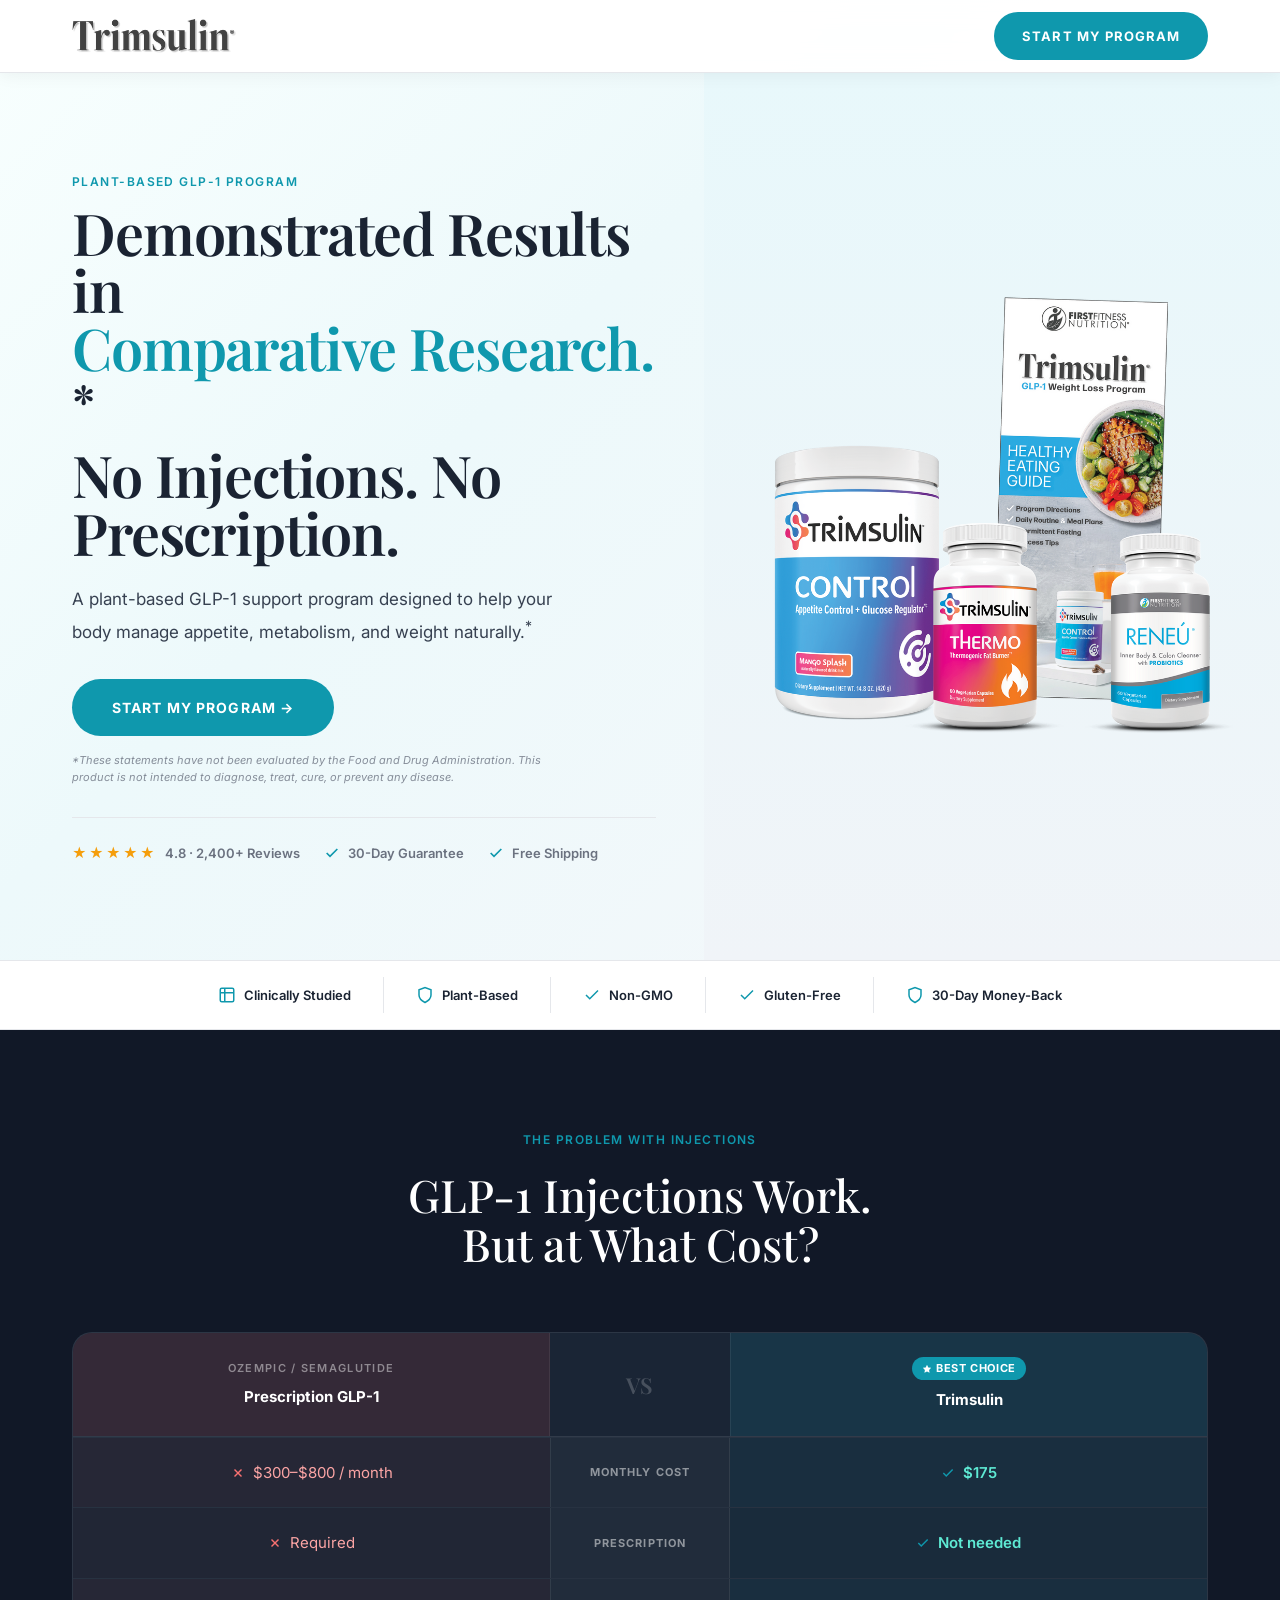
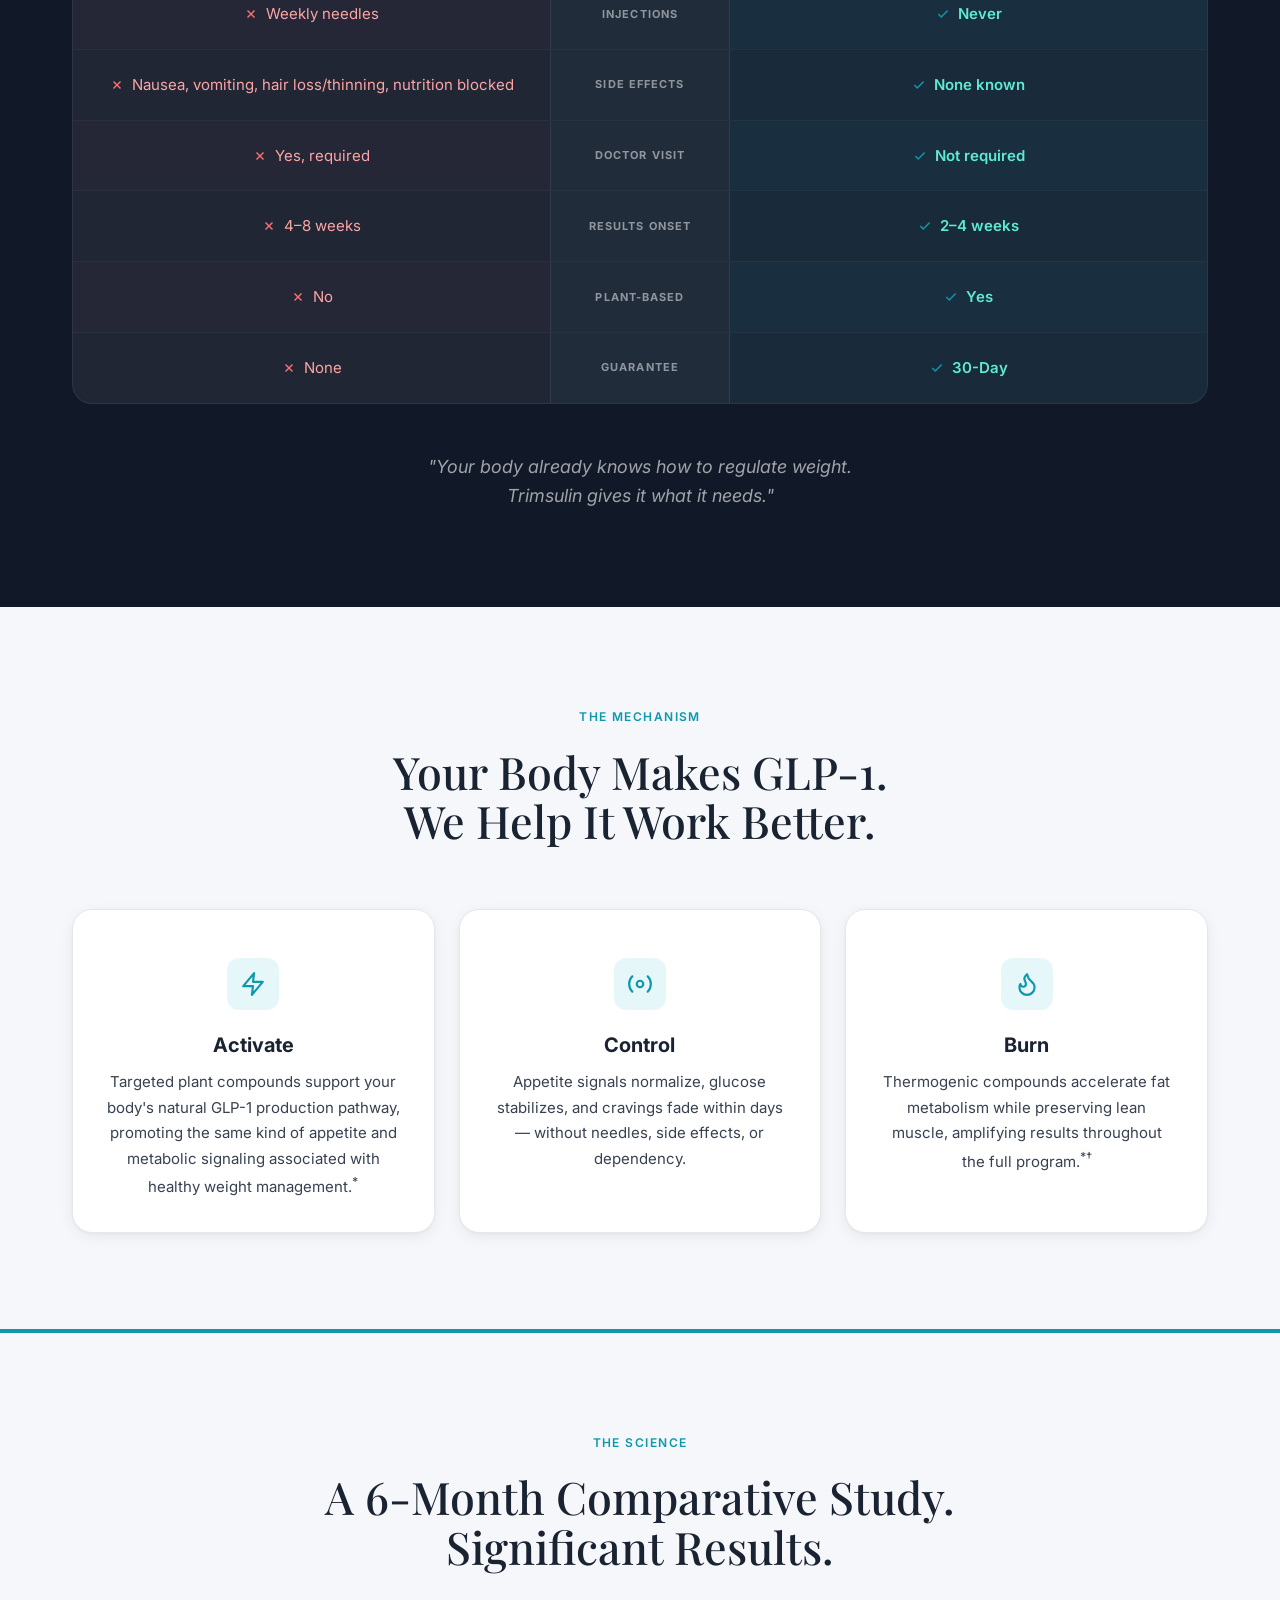
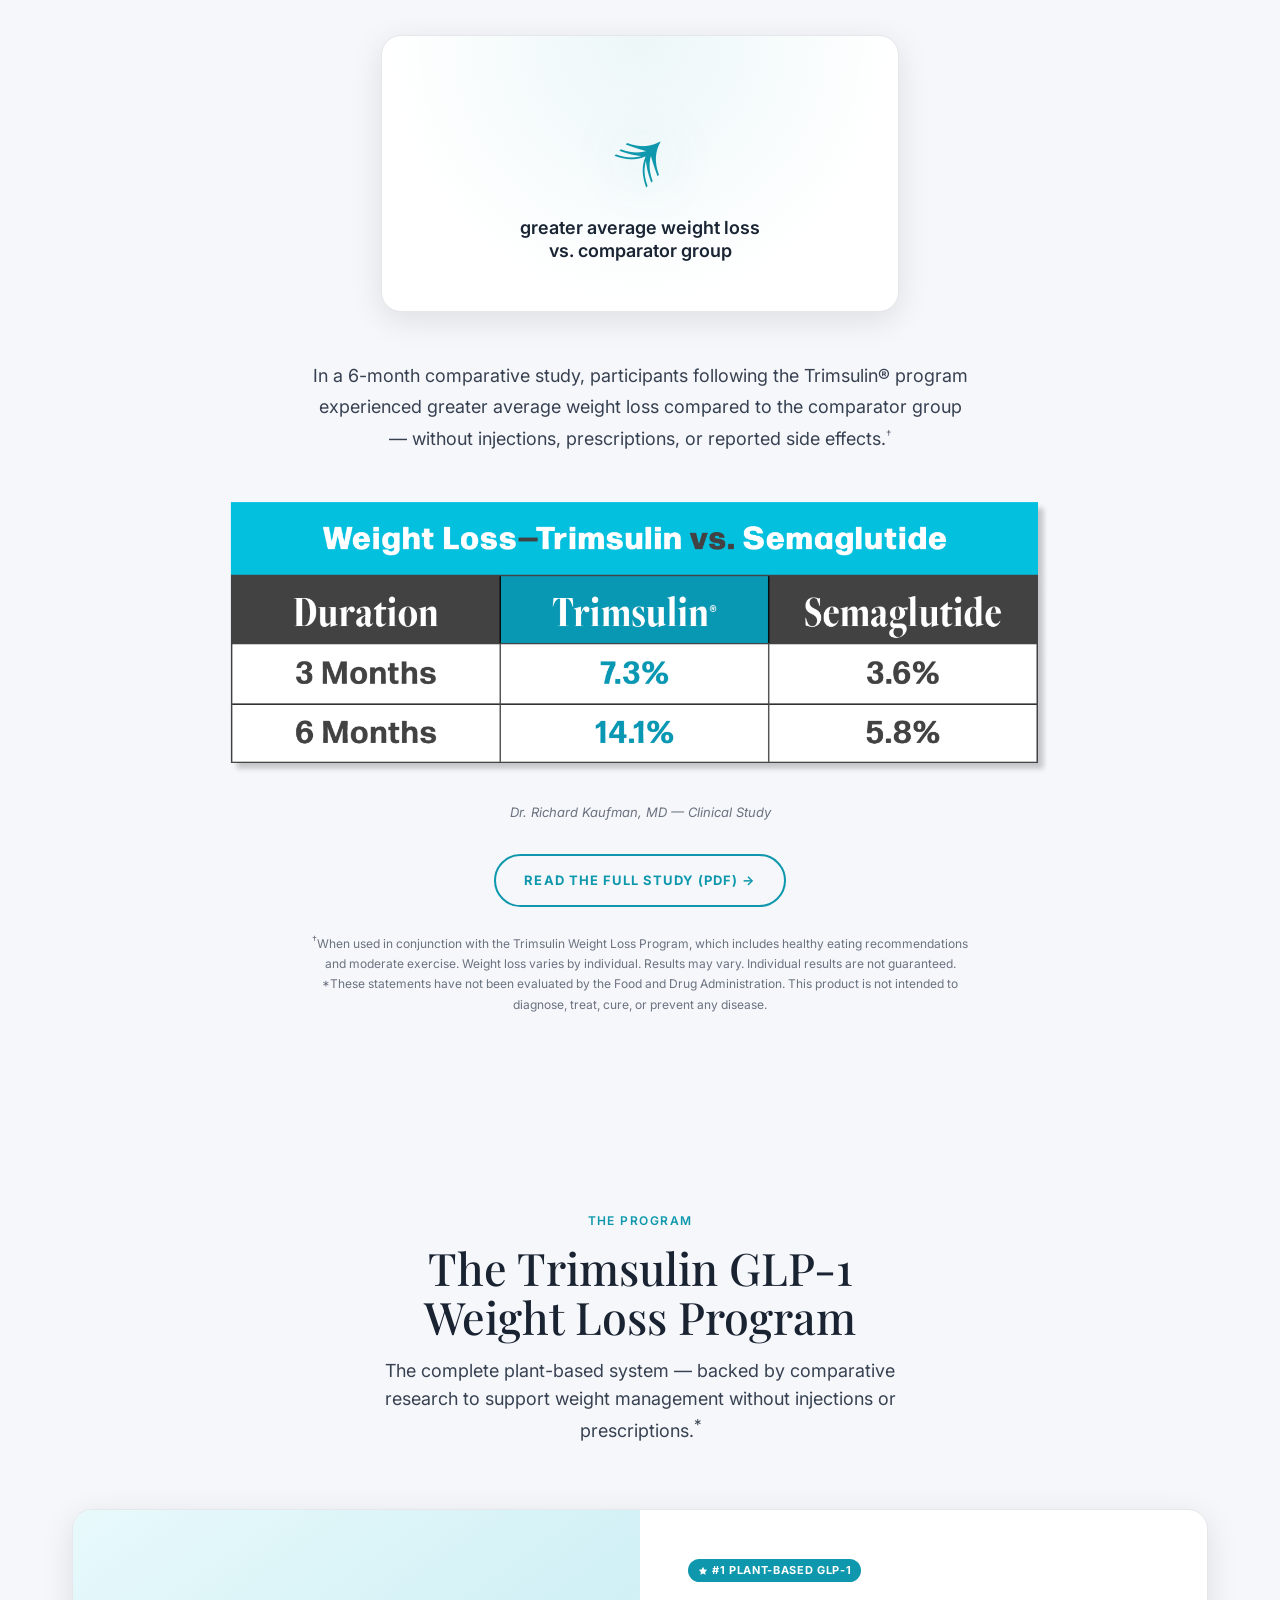
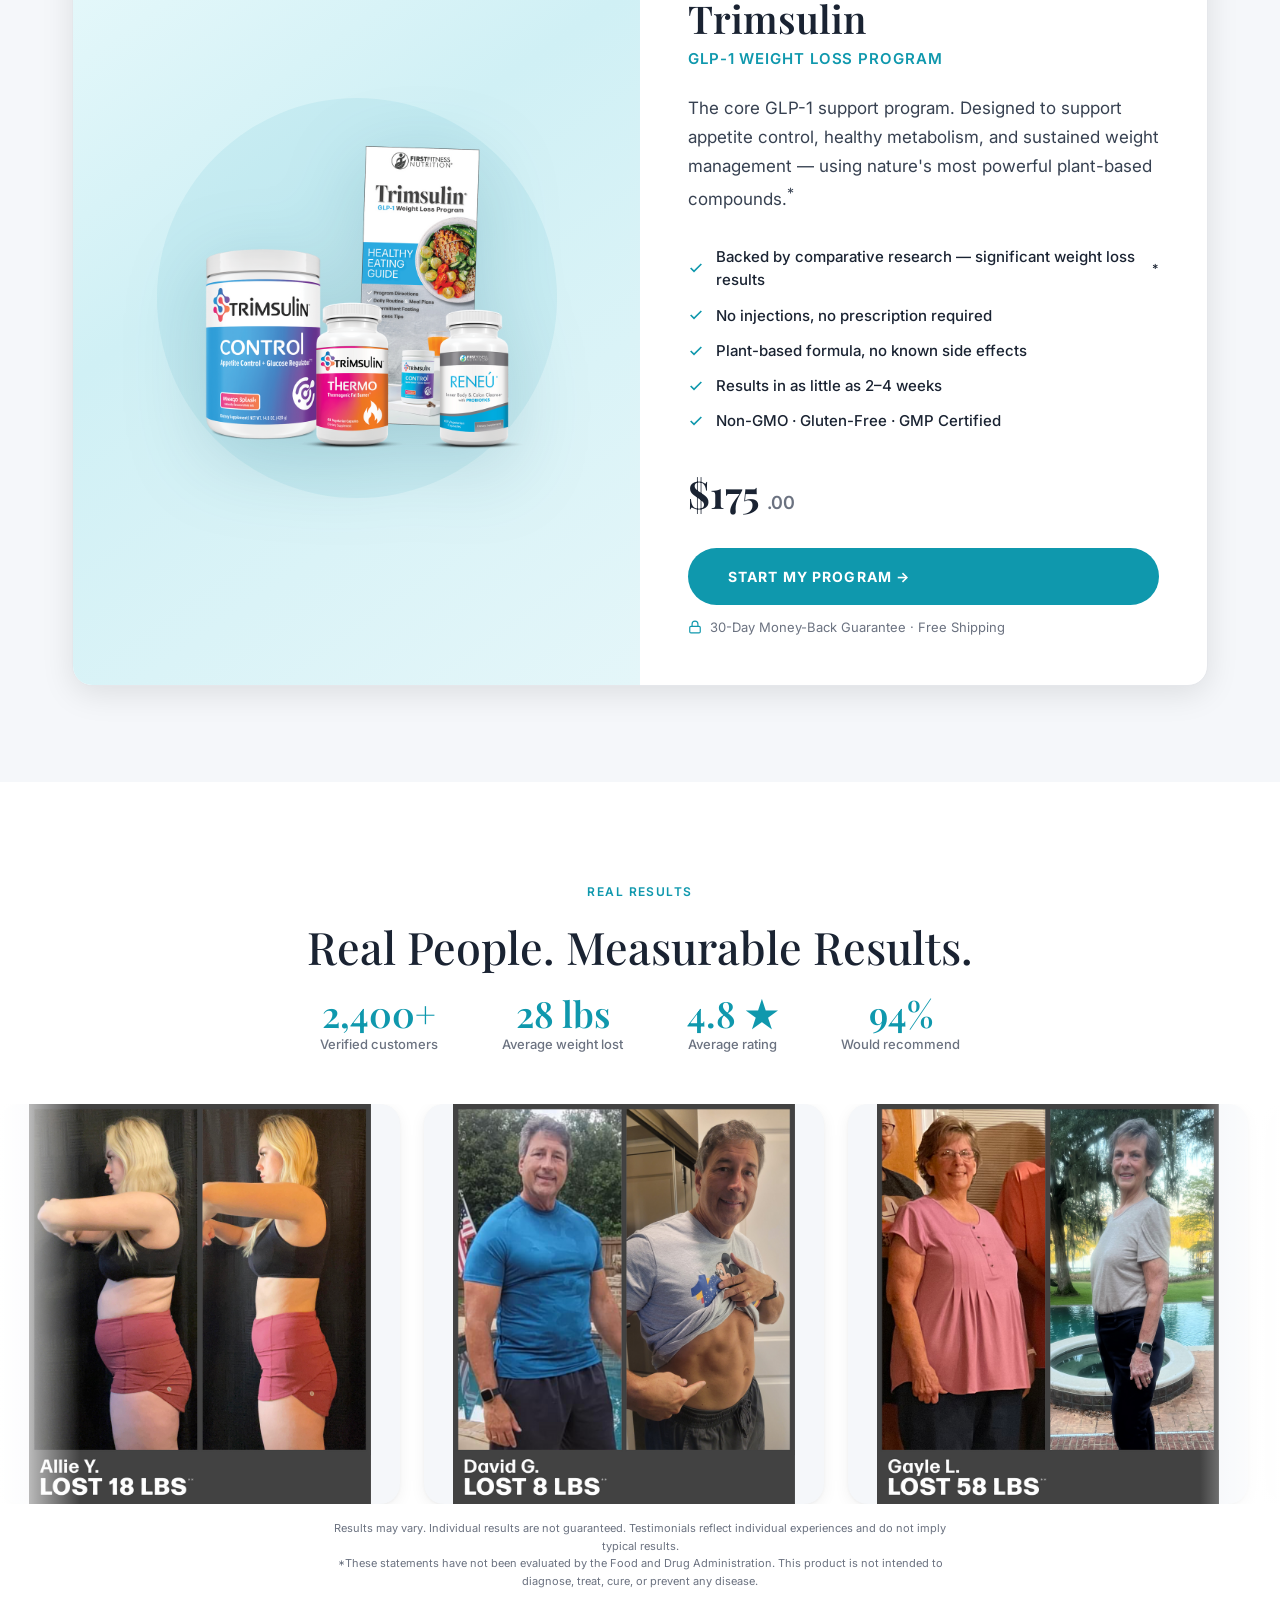
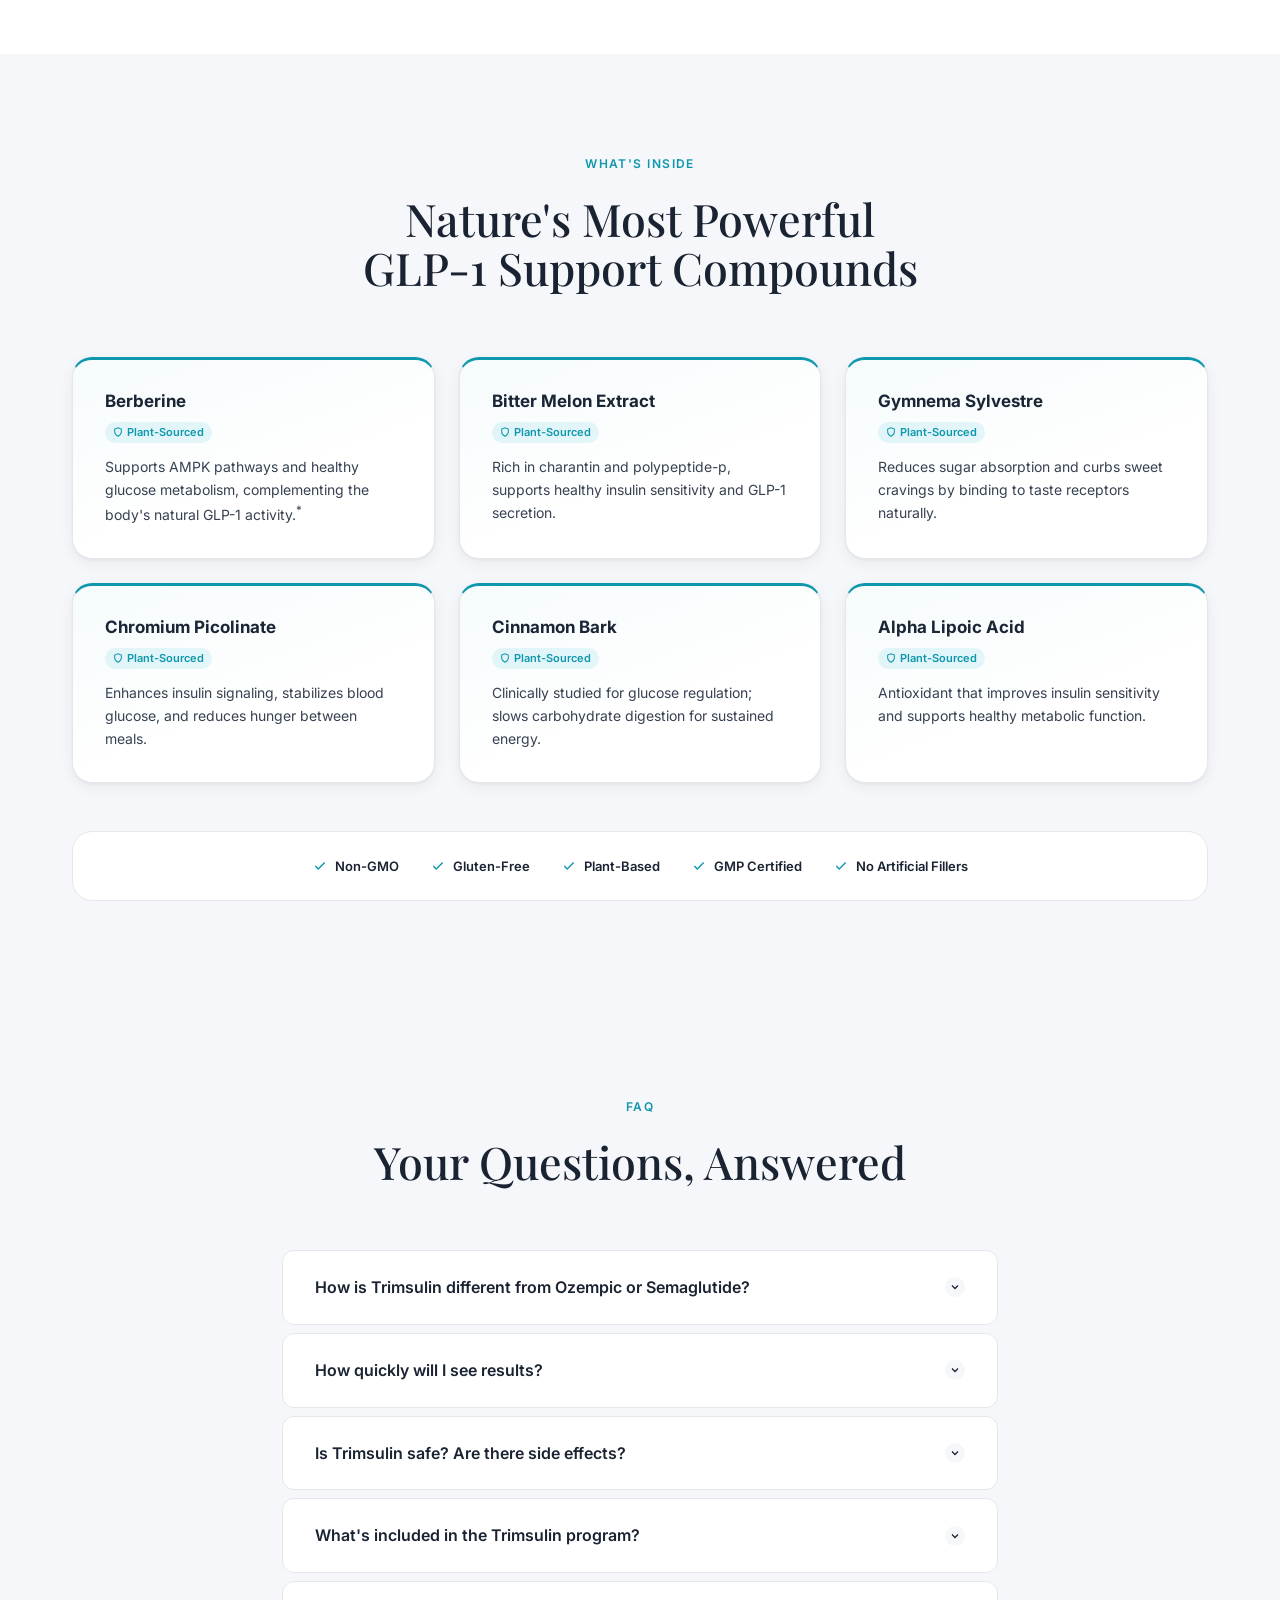
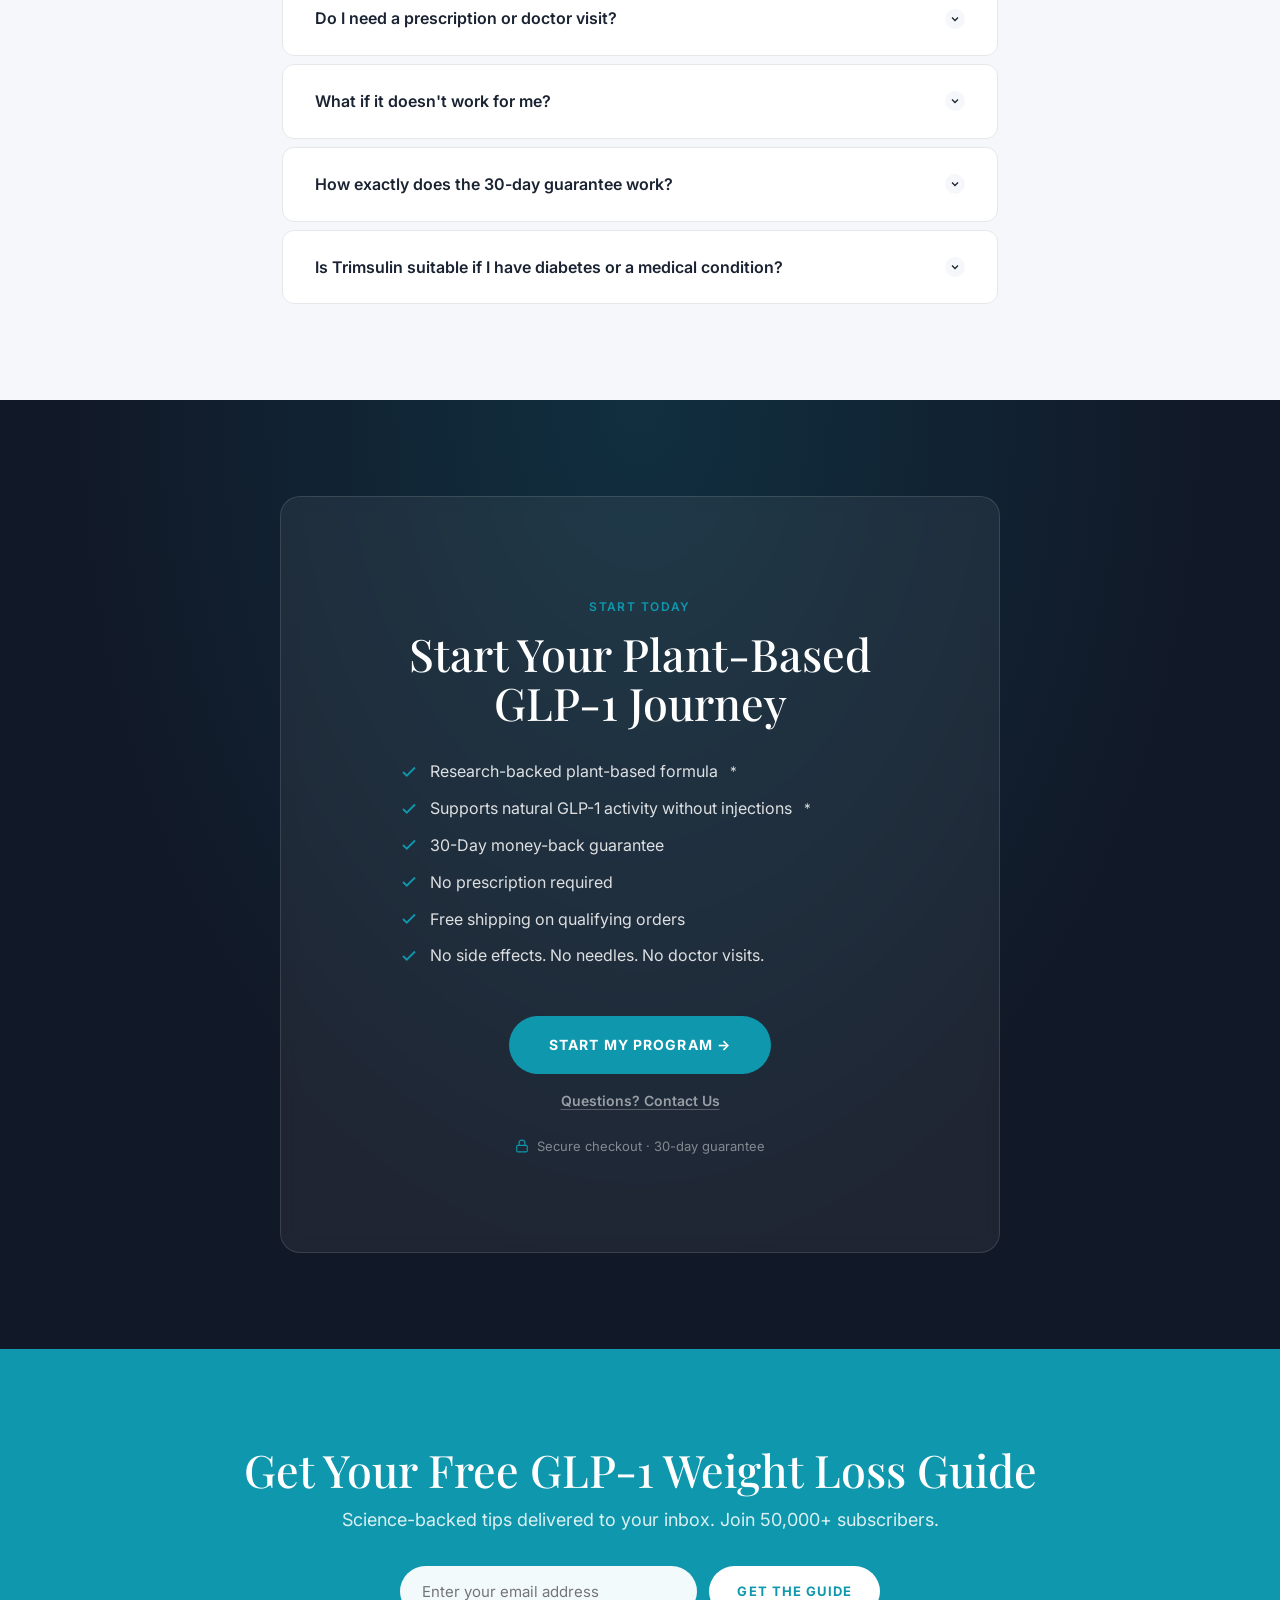
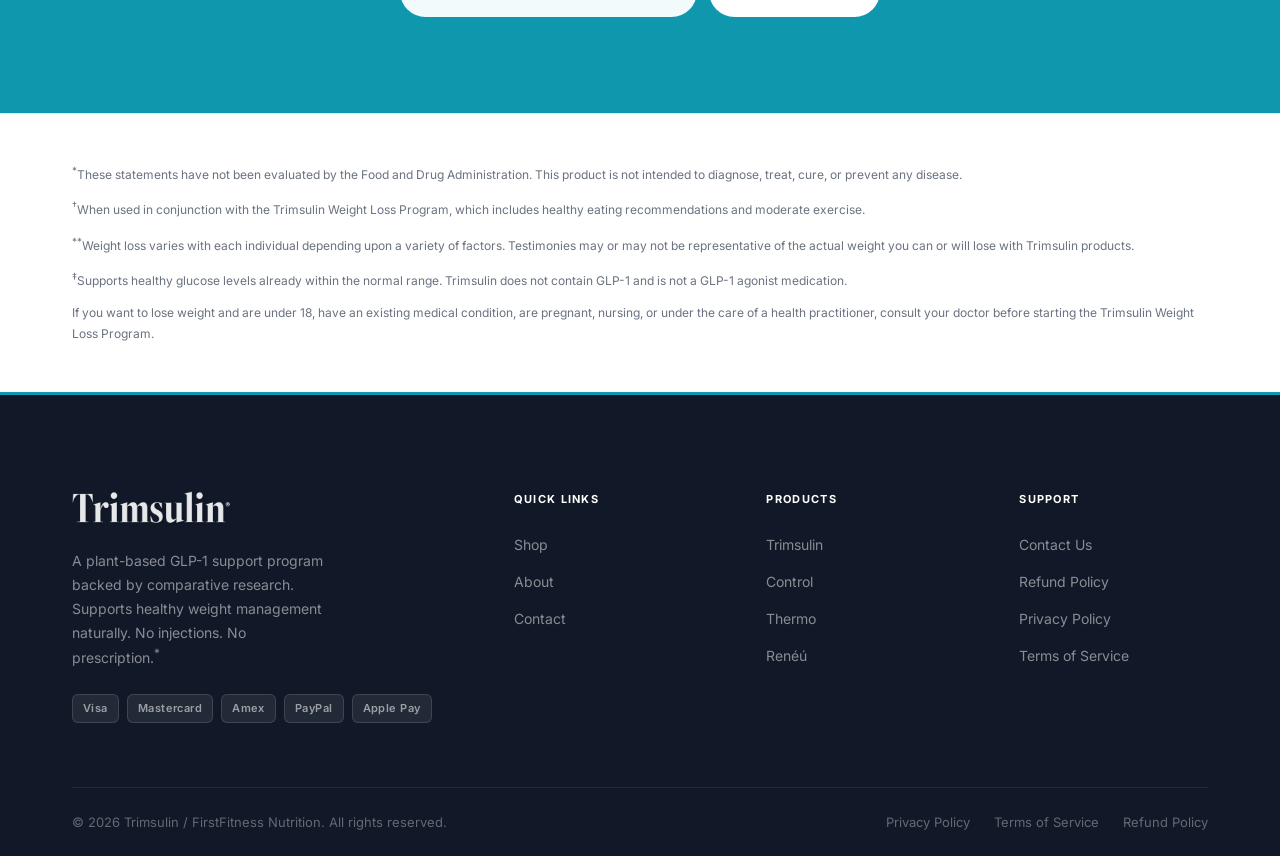
<file: index-v2.html>
<!doctype html>
<html lang="en">
<head>
  <meta charset="UTF-8" />
  <meta name="viewport" content="width=device-width, initial-scale=1.0" />
  <title>Trimsulin — Plant-Based GLP-1 Weight Loss Program | No Injections</title>
  <meta name="description" content="Plant-based GLP-1 support program backed by comparative research. Supports appetite control and healthy weight management — no injections, no prescription. 30-day guarantee.*" />
  <link rel="canonical" href="https://trimsulin.com/" />

  <!-- Open Graph -->
  <meta property="og:title" content="Trimsulin — Plant-Based GLP-1 Weight Loss Program" />
  <meta property="og:description" content="Backed by comparative research. No injections. No prescription. Supports healthy weight management naturally.*" />
  <meta property="og:image" content="/assets/og-image.png" />
  <meta property="og:image:width" content="1200" />
  <meta property="og:image:height" content="630" />
  <meta name="twitter:card" content="summary_large_image" />
  <meta name="twitter:image" content="/assets/og-image.png" />
  <meta property="og:type" content="website" />
  <meta name="theme-color" content="#0F98AD" />

  <link rel="icon" href="/assets/favicon.ico" /><!-- TODO: generate from logo -->

  <!-- Fonts -->
  <link rel="preconnect" href="https://fonts.googleapis.com" />
  <link rel="preconnect" href="https://fonts.gstatic.com" crossorigin />
  <link rel="preload" as="style" href="https://fonts.googleapis.com/css2?family=Inter:wght@400;500;600;700&family=Playfair+Display:wght@500;600&display=swap" />
  <link href="https://fonts.googleapis.com/css2?family=Inter:wght@400;500;600;700&family=Playfair+Display:wght@500;600&display=swap" rel="stylesheet" />

  <link rel="stylesheet" href="./styles-v2.css" />
</head>
<body>

  <!-- =========================================================
       NAV
  ========================================================= -->
  <header class="site-nav" role="banner">
    <div class="container nav-inner">
      <a href="/" class="nav-logo" aria-label="Trimsulin home">
        <img src="./assets/logo-trimsulin-black.png" alt="Trimsulin" width="140" height="36" />
      </a>

      <!-- CTA (all viewports) -->
      <div class="nav-cta">
        <!-- WIRE: /products/trimsulin-program -->
        <a href="/products/trimsulin-program" class="btn btn--primary">Start My Program</a>
      </div>
    </div>
  </header>

  <main>

    <!-- =========================================================
         S1 — HERO
    ========================================================= -->
    <section class="hero" aria-label="Hero">
      <div class="hero-copy reveal">
        <span class="kicker">Plant-Based GLP-1 Program</span>
        <h1>Demonstrated Results in<br/><span class="accent">Comparative Research.</span><sup>*</sup><br/>No Injections. No Prescription.</h1>
        <p class="hero-sub">A plant-based GLP-1 support program designed to help your body manage appetite, metabolism, and weight naturally.<sup>*</sup></p>
        <!-- WIRE: /products/trimsulin-program -->
        <a href="/products/trimsulin-program" class="btn btn--primary btn--lg">Start My Program &rarr;</a>
        <p class="hero-disclaimer"><em>*These statements have not been evaluated by the Food and Drug Administration. This product is not intended to diagnose, treat, cure, or prevent any disease.</em></p>

        <div class="hero-trust" role="list">
          <div class="hero-trust-item" role="listitem">
            <span class="hero-trust-stars" aria-label="5 stars">★★★★★</span>
            <span>4.8 &middot; 2,400+ Reviews</span>
          </div>
          <div class="hero-trust-item" role="listitem">
            <svg width="16" height="16" viewBox="0 0 24 24" fill="none" stroke="currentColor" stroke-width="2.5" aria-hidden="true"><polyline points="20 6 9 17 4 12"/></svg>
            30-Day Guarantee
          </div>
          <div class="hero-trust-item" role="listitem">
            <svg width="16" height="16" viewBox="0 0 24 24" fill="none" stroke="currentColor" stroke-width="2.5" aria-hidden="true"><polyline points="20 6 9 17 4 12"/></svg>
            Free Shipping
          </div>
        </div>
      </div>

      <div class="hero-image-wrap" aria-hidden="true">
        <img
          src="./assets/section2/trimsulin-program.png"
          alt="Trimsulin GLP-1 Weight Loss Program"
          class="hero-bg-desktop"
          width="800"
          height="900"
          fetchpriority="high"
        />
        <img
          src="./assets/section1/hero-mobile.png"
          alt=""
          class="hero-bg-mobile"
          width="390"
          height="500"
          fetchpriority="high"
        />
      </div>

      <!-- Sentinel for sticky nav IntersectionObserver -->
      <div class="hero-sentinel" style="position:absolute;bottom:0;left:0;height:1px;width:100%;pointer-events:none;" aria-hidden="true"></div>
    </section>


    <!-- =========================================================
         S2 — TRUST BAR
    ========================================================= -->
    <div class="trust-bar" role="list" aria-label="Product certifications">
      <div class="trust-bar-inner">
        <div class="trust-item" role="listitem">
          <svg width="18" height="18" viewBox="0 0 24 24" fill="none" stroke="currentColor" stroke-width="2" aria-hidden="true"><path d="M9 3H5a2 2 0 0 0-2 2v4m6-6h10a2 2 0 0 1 2 2v4M9 3v18m0 0h10a2 2 0 0 0 2-2V9M9 21H5a2 2 0 0 1-2-2V9m0 0h18"/></svg>
          Clinically Studied
        </div>
        <div class="trust-item" role="listitem">
          <svg width="18" height="18" viewBox="0 0 24 24" fill="none" stroke="currentColor" stroke-width="2" aria-hidden="true"><path d="M12 22s8-4 8-10V5l-8-3-8 3v7c0 6 8 10 8 10z"/></svg>
          Plant-Based
        </div>
        <div class="trust-item" role="listitem">
          <svg width="18" height="18" viewBox="0 0 24 24" fill="none" stroke="currentColor" stroke-width="2" aria-hidden="true"><polyline points="20 6 9 17 4 12"/></svg>
          Non-GMO
        </div>
        <div class="trust-item" role="listitem">
          <svg width="18" height="18" viewBox="0 0 24 24" fill="none" stroke="currentColor" stroke-width="2" aria-hidden="true"><polyline points="20 6 9 17 4 12"/></svg>
          Gluten-Free
        </div>
        <div class="trust-item" role="listitem">
          <svg width="18" height="18" viewBox="0 0 24 24" fill="none" stroke="currentColor" stroke-width="2" aria-hidden="true"><path d="M12 22s8-4 8-10V5l-8-3-8 3v7c0 6 8 10 8 10z"/></svg>
          30-Day Money-Back
        </div>
      </div>
    </div>


    <!-- =========================================================
         S3 — PROBLEM / DISRUPTION
    ========================================================= -->
    <section class="problem-section" aria-labelledby="problem-heading">
      <div class="container">
        <div class="section-header reveal">
          <span class="kicker">The Problem With Injections</span>
          <h2 id="problem-heading">GLP-1 Injections Work.<br/>But at What Cost?</h2>
        </div>

        <div class="problem-compare reveal reveal--delay-1">
          <!-- Header row -->
          <div class="problem-compare-header">
            <div class="problem-compare-col problem-compare-col--bad">
              <span class="problem-col-eyebrow">Ozempic / Semaglutide</span>
              <span class="problem-col-label">Prescription GLP-1</span>
            </div>
            <div class="problem-compare-col">
              <span class="problem-vs-badge">VS</span>
            </div>
            <div class="problem-compare-col problem-compare-col--good">
              <span class="badge-popular" style="margin-bottom:0">
                <svg width="10" height="10" viewBox="0 0 24 24" fill="currentColor" aria-hidden="true"><path d="M12 2l3.09 6.26L22 9.27l-5 4.87 1.18 6.88L12 17.77l-6.18 3.25L7 14.14 2 9.27l6.91-1.01L12 2z"/></svg>
                Best Choice
              </span>
              <span class="problem-col-label">Trimsulin</span>
            </div>
          </div>

          <!-- Comparison rows -->
          <div class="problem-compare-rows">
            <div class="problem-compare-row">
              <div class="problem-val problem-val--bad">
                <svg width="14" height="14" viewBox="0 0 24 24" fill="none" stroke="currentColor" stroke-width="2.5" aria-hidden="true"><line x1="18" y1="6" x2="6" y2="18"/><line x1="6" y1="6" x2="18" y2="18"/></svg>
                $300–$800 / month
              </div>
              <div class="problem-attr">Monthly Cost</div>
              <div class="problem-val problem-val--good">
                <svg width="14" height="14" viewBox="0 0 24 24" fill="none" stroke="currentColor" stroke-width="2.5" aria-hidden="true"><polyline points="20 6 9 17 4 12"/></svg>
                $175
              </div>
            </div>
            <div class="problem-compare-row">
              <div class="problem-val problem-val--bad">
                <svg width="14" height="14" viewBox="0 0 24 24" fill="none" stroke="currentColor" stroke-width="2.5" aria-hidden="true"><line x1="18" y1="6" x2="6" y2="18"/><line x1="6" y1="6" x2="18" y2="18"/></svg>
                Required
              </div>
              <div class="problem-attr">Prescription</div>
              <div class="problem-val problem-val--good">
                <svg width="14" height="14" viewBox="0 0 24 24" fill="none" stroke="currentColor" stroke-width="2.5" aria-hidden="true"><polyline points="20 6 9 17 4 12"/></svg>
                Not needed
              </div>
            </div>
            <div class="problem-compare-row">
              <div class="problem-val problem-val--bad">
                <svg width="14" height="14" viewBox="0 0 24 24" fill="none" stroke="currentColor" stroke-width="2.5" aria-hidden="true"><line x1="18" y1="6" x2="6" y2="18"/><line x1="6" y1="6" x2="18" y2="18"/></svg>
                Weekly needles
              </div>
              <div class="problem-attr">Injections</div>
              <div class="problem-val problem-val--good">
                <svg width="14" height="14" viewBox="0 0 24 24" fill="none" stroke="currentColor" stroke-width="2.5" aria-hidden="true"><polyline points="20 6 9 17 4 12"/></svg>
                Never
              </div>
            </div>
            <div class="problem-compare-row">
              <div class="problem-val problem-val--bad">
                <svg width="14" height="14" viewBox="0 0 24 24" fill="none" stroke="currentColor" stroke-width="2.5" aria-hidden="true"><line x1="18" y1="6" x2="6" y2="18"/><line x1="6" y1="6" x2="18" y2="18"/></svg>
                Nausea, vomiting, hair loss/thinning, nutrition blocked
              </div>
              <div class="problem-attr">Side Effects</div>
              <div class="problem-val problem-val--good">
                <svg width="14" height="14" viewBox="0 0 24 24" fill="none" stroke="currentColor" stroke-width="2.5" aria-hidden="true"><polyline points="20 6 9 17 4 12"/></svg>
                None known
              </div>
            </div>
            <div class="problem-compare-row">
              <div class="problem-val problem-val--bad">
                <svg width="14" height="14" viewBox="0 0 24 24" fill="none" stroke="currentColor" stroke-width="2.5" aria-hidden="true"><line x1="18" y1="6" x2="6" y2="18"/><line x1="6" y1="6" x2="18" y2="18"/></svg>
                Yes, required
              </div>
              <div class="problem-attr">Doctor Visit</div>
              <div class="problem-val problem-val--good">
                <svg width="14" height="14" viewBox="0 0 24 24" fill="none" stroke="currentColor" stroke-width="2.5" aria-hidden="true"><polyline points="20 6 9 17 4 12"/></svg>
                Not required
              </div>
            </div>
            <div class="problem-compare-row">
              <div class="problem-val problem-val--bad">
                <svg width="14" height="14" viewBox="0 0 24 24" fill="none" stroke="currentColor" stroke-width="2.5" aria-hidden="true"><line x1="18" y1="6" x2="6" y2="18"/><line x1="6" y1="6" x2="18" y2="18"/></svg>
                4–8 weeks
              </div>
              <div class="problem-attr">Results Onset</div>
              <div class="problem-val problem-val--good">
                <svg width="14" height="14" viewBox="0 0 24 24" fill="none" stroke="currentColor" stroke-width="2.5" aria-hidden="true"><polyline points="20 6 9 17 4 12"/></svg>
                2–4 weeks
              </div>
            </div>
            <div class="problem-compare-row">
              <div class="problem-val problem-val--bad">
                <svg width="14" height="14" viewBox="0 0 24 24" fill="none" stroke="currentColor" stroke-width="2.5" aria-hidden="true"><line x1="18" y1="6" x2="6" y2="18"/><line x1="6" y1="6" x2="18" y2="18"/></svg>
                No
              </div>
              <div class="problem-attr">Plant-Based</div>
              <div class="problem-val problem-val--good">
                <svg width="14" height="14" viewBox="0 0 24 24" fill="none" stroke="currentColor" stroke-width="2.5" aria-hidden="true"><polyline points="20 6 9 17 4 12"/></svg>
                Yes
              </div>
            </div>
            <div class="problem-compare-row">
              <div class="problem-val problem-val--bad">
                <svg width="14" height="14" viewBox="0 0 24 24" fill="none" stroke="currentColor" stroke-width="2.5" aria-hidden="true"><line x1="18" y1="6" x2="6" y2="18"/><line x1="6" y1="6" x2="18" y2="18"/></svg>
                None
              </div>
              <div class="problem-attr">Guarantee</div>
              <div class="problem-val problem-val--good">
                <svg width="14" height="14" viewBox="0 0 24 24" fill="none" stroke="currentColor" stroke-width="2.5" aria-hidden="true"><polyline points="20 6 9 17 4 12"/></svg>
                30-Day
              </div>
            </div>
          </div>
        </div>

        <p class="problem-sub reveal reveal--delay-3">
          "Your body already knows how to regulate weight.<br/>Trimsulin gives it what it needs."
        </p>
      </div>
    </section>


    <!-- =========================================================
         S4 — HOW IT WORKS
    ========================================================= -->
    <section class="hiw-section" aria-labelledby="hiw-heading">
      <div class="container">
        <div class="section-header reveal">
          <span class="kicker">The Mechanism</span>
          <h2 id="hiw-heading">Your Body Makes GLP-1.<br/>We Help It Work Better.</h2>
        </div>

        <div class="hiw-steps">
          <div class="hiw-step reveal reveal--delay-1">
            <div class="hiw-step-icon" aria-hidden="true">
              <!-- Spark / activate icon -->
              <svg width="26" height="26" viewBox="0 0 24 24" fill="none" stroke="currentColor" stroke-width="2" stroke-linecap="round" stroke-linejoin="round"><polygon points="13 2 3 14 12 14 11 22 21 10 12 10 13 2"/></svg>
            </div>
            <h3>Activate</h3>
            <p>Targeted plant compounds support your body's natural GLP-1 production pathway, promoting the same kind of appetite and metabolic signaling associated with healthy weight management.<sup>*</sup></p>
          </div>
          <div class="hiw-step reveal reveal--delay-2">
            <div class="hiw-step-icon" aria-hidden="true">
              <!-- Control / dial icon -->
              <svg width="26" height="26" viewBox="0 0 24 24" fill="none" stroke="currentColor" stroke-width="2" stroke-linecap="round" stroke-linejoin="round"><circle cx="12" cy="12" r="3"/><path d="M19.07 4.93a10 10 0 0 1 0 14.14M4.93 4.93a10 10 0 0 0 0 14.14"/></svg>
            </div>
            <h3>Control</h3>
            <p>Appetite signals normalize, glucose stabilizes, and cravings fade within days — without needles, side effects, or dependency.</p>
          </div>
          <div class="hiw-step reveal reveal--delay-3">
            <div class="hiw-step-icon" aria-hidden="true">
              <!-- Flame / burn icon -->
              <svg width="26" height="26" viewBox="0 0 24 24" fill="none" stroke="currentColor" stroke-width="2" stroke-linecap="round" stroke-linejoin="round"><path d="M8.5 14.5A2.5 2.5 0 0 0 11 12c0-1.38-.5-2-1-3-1.072-2.143-.224-4.054 2-6 .5 2.5 2 4.9 4 6.5 2 1.6 3 3.5 3 5.5a7 7 0 1 1-14 0c0-1.153.433-2.294 1-3a2.5 2.5 0 0 0 2.5 2.5z"/></svg>
            </div>
            <h3>Burn</h3>
            <p>Thermogenic compounds accelerate fat metabolism while preserving lean muscle, amplifying results throughout the full program.<sup>*†</sup></p>
          </div>
        </div>
      </div>
    </section>


    <!-- =========================================================
         S5 — CLINICAL PROOF
    ========================================================= -->
    <section class="proof-section" aria-labelledby="proof-heading">
      <div class="container container--mid">
        <div class="section-header reveal">
          <span class="kicker">The Science</span>
          <h2 id="proof-heading">A 6-Month Comparative Study.<br/>Significant Results.</h2>
        </div>

        <div class="proof-stat reveal reveal--delay-1">
          <div class="proof-stat-wrap">
            <span class="proof-stat-big" aria-label="Greater">&#8599;</span>
            <p class="proof-stat-label">greater average weight loss vs. comparator group</p>
          </div>
        </div>

        <p class="proof-copy reveal reveal--delay-2">
          In a 6-month comparative study, participants following the Trimsulin® program experienced greater average weight loss compared to the comparator group — without injections, prescriptions, or reported side effects.<sup>†</sup>
        </p>

        <div class="proof-chart reveal reveal--delay-2">
          <img
            src="./assets/section3/study-chart.png"
            alt="Comparative study chart showing Trimsulin vs Semaglutide weight loss results over 6 months"
            width="800"
            height="480"
            loading="lazy"
          />
        </div>

        <p class="proof-attribution reveal reveal--delay-3">Dr. Richard Kaufman, MD — Clinical Study</p>

        <div class="proof-cta-wrap reveal reveal--delay-3">
          <a
            href="https://cdn.shopify.com/s/files/1/0981/7990/7952/files/TrimsulinStudy_Dr.RichardKaufman.pdf?v=1762947696"
            target="_blank"
            rel="noopener noreferrer"
            class="btn btn--outline"
          >
            Read the Full Study (PDF) &rarr;
          </a>
        </div>

        <p class="proof-footnote">
          <sup>†</sup>When used in conjunction with the Trimsulin Weight Loss Program, which includes healthy eating recommendations and moderate exercise. Weight loss varies by individual. Results may vary. Individual results are not guaranteed.<br/>
          *These statements have not been evaluated by the Food and Drug Administration. This product is not intended to diagnose, treat, cure, or prevent any disease.
        </p>
      </div>
    </section>


    <!-- =========================================================
         S6 — THE PROGRAM (single featured product)
    ========================================================= -->
    <section class="products-section" aria-labelledby="products-heading">
      <div class="container">
        <div class="products-intro reveal">
          <span class="kicker">The Program</span>
          <h2 id="products-heading">The Trimsulin GLP-1<br/>Weight Loss Program</h2>
          <p>The complete plant-based system — backed by comparative research to support weight management without injections or prescriptions.<sup>*</sup></p>
        </div>

        <div class="product-hero reveal reveal--delay-1">
          <div class="product-hero-image">
            <img
              src="./assets/section2/trimsulin-program.png"
              alt="Trimsulin GLP-1 Weight Loss Program"
              width="480"
              height="480"
              loading="lazy"
            />
          </div>

          <div class="product-hero-copy">
            <span class="badge-popular">
              <svg width="10" height="10" viewBox="0 0 24 24" fill="currentColor" aria-hidden="true"><path d="M12 2l3.09 6.26L22 9.27l-5 4.87 1.18 6.88L12 17.77l-6.18 3.25L7 14.14 2 9.27l6.91-1.01L12 2z"/></svg>
              #1 Plant-Based GLP-1
            </span>
            <h3 class="product-hero-name">Trimsulin</h3>
            <p class="product-hero-sub">GLP-1 Weight Loss Program</p>
            <p class="product-hero-desc">
              The core GLP-1 support program. Designed to support appetite control, healthy metabolism, and sustained weight management — using nature's most powerful plant-based compounds.<sup>*</sup>
            </p>

            <ul class="product-hero-checklist" role="list">
              <li class="product-hero-check">
                <svg width="16" height="16" viewBox="0 0 24 24" fill="none" stroke="currentColor" stroke-width="2.5" aria-hidden="true"><polyline points="20 6 9 17 4 12"/></svg>
                Backed by comparative research — significant weight loss results<sup>*</sup>
              </li>
              <li class="product-hero-check">
                <svg width="16" height="16" viewBox="0 0 24 24" fill="none" stroke="currentColor" stroke-width="2.5" aria-hidden="true"><polyline points="20 6 9 17 4 12"/></svg>
                No injections, no prescription required
              </li>
              <li class="product-hero-check">
                <svg width="16" height="16" viewBox="0 0 24 24" fill="none" stroke="currentColor" stroke-width="2.5" aria-hidden="true"><polyline points="20 6 9 17 4 12"/></svg>
                Plant-based formula, no known side effects
              </li>
              <li class="product-hero-check">
                <svg width="16" height="16" viewBox="0 0 24 24" fill="none" stroke="currentColor" stroke-width="2.5" aria-hidden="true"><polyline points="20 6 9 17 4 12"/></svg>
                Results in as little as 2–4 weeks
              </li>
              <li class="product-hero-check">
                <svg width="16" height="16" viewBox="0 0 24 24" fill="none" stroke="currentColor" stroke-width="2.5" aria-hidden="true"><polyline points="20 6 9 17 4 12"/></svg>
                Non-GMO · Gluten-Free · GMP Certified
              </li>
            </ul>

            <div class="product-hero-price">
              $175<sup>.00</sup>
            </div>

            <div class="product-hero-cta">
              <!-- WIRE: /cart/add?variant=TRIMSULIN_ID -->
              <a href="/products/trimsulin-program" class="btn btn--primary btn--lg">Start My Program &rarr;</a>
              <div class="product-hero-guarantee">
                <svg width="14" height="14" viewBox="0 0 24 24" fill="none" stroke="currentColor" stroke-width="2" aria-hidden="true"><rect x="3" y="11" width="18" height="11" rx="2" ry="2"/><path d="M7 11V7a5 5 0 0 1 10 0v4"/></svg>
                30-Day Money-Back Guarantee · Free Shipping
              </div>
            </div>
          </div>
        </div>

      </div>
    </section>


    <!-- =========================================================
         S7 — TESTIMONIALS (marquee)
    ========================================================= -->
    <section class="testimonials-section" aria-labelledby="testimonials-heading">
      <div class="container">
        <div class="section-header reveal">
          <span class="kicker">Real Results</span>
          <h2 id="testimonials-heading">Real People. Measurable Results.</h2>
        </div>
      </div>

      <div class="testimonials-stats" aria-label="Customer statistics">
        <div class="testimonials-stat">
          <span class="testimonials-stat-num">2,400+</span>
          <span class="testimonials-stat-label">Verified customers</span>
        </div>
        <div class="testimonials-stat">
          <span class="testimonials-stat-num">28 lbs</span>
          <span class="testimonials-stat-label">Average weight lost</span>
        </div>
        <div class="testimonials-stat">
          <span class="testimonials-stat-num">4.8 ★</span>
          <span class="testimonials-stat-label">Average rating</span>
        </div>
        <div class="testimonials-stat">
          <span class="testimonials-stat-num">94%</span>
          <span class="testimonials-stat-label">Would recommend</span>
        </div>
      </div>

      <div class="results-marquee" aria-label="Customer results carousel" role="region">
        <div class="results-track">
          <img src="./assets/section4/alliey.png"                                      alt="Allie Y. — customer result" class="result-card" width="400" height="400" loading="lazy" />
          <img src="./assets/section4/davidg.png"                                      alt="David G. — customer result" class="result-card" width="400" height="400" loading="lazy" />
          <img src="./assets/section4/gaylel-9e1d6fe5-ce8c-4ad5-a10c-c97617d3cbca.png" alt="Gayle L. — customer result" class="result-card" width="400" height="400" loading="lazy" />
          <img src="./assets/section4/hannahb.png"                                     alt="Hannah B. — customer result" class="result-card" width="400" height="400" loading="lazy" />
          <img src="./assets/section4/jonathant.png"                                   alt="Jonathan T. — customer result" class="result-card" width="400" height="400" loading="lazy" />
          <img src="./assets/section4/kaciet.png"                                      alt="Kacie T. — customer result" class="result-card" width="400" height="400" loading="lazy" />
          <img src="./assets/section4/kelcieh.png"                                     alt="Kelcie H. — customer result" class="result-card" width="400" height="400" loading="lazy" />
          <img src="./assets/section4/kendallc-2.png"                                  alt="Kendall C. — customer result" class="result-card" width="400" height="400" loading="lazy" />
          <img src="./assets/section4/michaelm.png"                                    alt="Michael M. — customer result" class="result-card" width="400" height="400" loading="lazy" />
          <img src="./assets/section4/robertb.png"                                     alt="Robert B. — customer result" class="result-card" width="400" height="400" loading="lazy" />
          <img src="./assets/section4/tifanig.png"                                     alt="Tifani G. — customer result" class="result-card" width="400" height="400" loading="lazy" />
          <img src="./assets/section4/tonib.png"                                       alt="Toni B. — customer result" class="result-card" width="400" height="400" loading="lazy" />
          <!-- Duplicates for seamless loop -->
          <img src="./assets/section4/alliey.png"                                      alt="" class="result-card" width="400" height="400" loading="lazy" aria-hidden="true" />
          <img src="./assets/section4/davidg.png"                                      alt="" class="result-card" width="400" height="400" loading="lazy" aria-hidden="true" />
          <img src="./assets/section4/gaylel-9e1d6fe5-ce8c-4ad5-a10c-c97617d3cbca.png" alt="" class="result-card" width="400" height="400" loading="lazy" aria-hidden="true" />
          <img src="./assets/section4/hannahb.png"                                     alt="" class="result-card" width="400" height="400" loading="lazy" aria-hidden="true" />
          <img src="./assets/section4/jonathant.png"                                   alt="" class="result-card" width="400" height="400" loading="lazy" aria-hidden="true" />
          <img src="./assets/section4/kaciet.png"                                      alt="" class="result-card" width="400" height="400" loading="lazy" aria-hidden="true" />
          <img src="./assets/section4/kelcieh.png"                                     alt="" class="result-card" width="400" height="400" loading="lazy" aria-hidden="true" />
          <img src="./assets/section4/kendallc-2.png"                                  alt="" class="result-card" width="400" height="400" loading="lazy" aria-hidden="true" />
          <img src="./assets/section4/michaelm.png"                                    alt="" class="result-card" width="400" height="400" loading="lazy" aria-hidden="true" />
          <img src="./assets/section4/robertb.png"                                     alt="" class="result-card" width="400" height="400" loading="lazy" aria-hidden="true" />
          <img src="./assets/section4/tifanig.png"                                     alt="" class="result-card" width="400" height="400" loading="lazy" aria-hidden="true" />
          <img src="./assets/section4/tonib.png"                                       alt="" class="result-card" width="400" height="400" loading="lazy" aria-hidden="true" />
        </div>
      </div>
      <p class="testimonial-disclaimer">Results may vary. Individual results are not guaranteed. Testimonials reflect individual experiences and do not imply typical results.<br/>*These statements have not been evaluated by the Food and Drug Administration. This product is not intended to diagnose, treat, cure, or prevent any disease.</p>
    </section>


    <!-- =========================================================
         S8 — INGREDIENTS (NEW)
    ========================================================= -->
    <!-- TODO: confirm ingredients against product label before publish -->
    <section class="ingredients-section" aria-labelledby="ingredients-heading">
      <div class="container">
        <div class="section-header reveal">
          <span class="kicker">What's Inside</span>
          <h2 id="ingredients-heading">Nature's Most Powerful<br/>GLP-1 Support Compounds</h2>
        </div>

        <div class="ingredients-grid">
          <div class="ingredient-card reveal reveal--delay-1">
            <h3>Berberine</h3>
            <span class="ingredient-badge">
              <svg width="10" height="10" viewBox="0 0 24 24" fill="none" stroke="currentColor" stroke-width="2.5" aria-hidden="true"><path d="M12 22s8-4 8-10V5l-8-3-8 3v7c0 6 8 10 8 10z"/></svg>
              Plant-Sourced
            </span>
            <p>Supports AMPK pathways and healthy glucose metabolism, complementing the body's natural GLP-1 activity.<sup>*</sup></p>
          </div>
          <div class="ingredient-card reveal reveal--delay-2">
            <h3>Bitter Melon Extract</h3>
            <span class="ingredient-badge">
              <svg width="10" height="10" viewBox="0 0 24 24" fill="none" stroke="currentColor" stroke-width="2.5" aria-hidden="true"><path d="M12 22s8-4 8-10V5l-8-3-8 3v7c0 6 8 10 8 10z"/></svg>
              Plant-Sourced
            </span>
            <p>Rich in charantin and polypeptide-p, supports healthy insulin sensitivity and GLP-1 secretion.</p>
          </div>
          <div class="ingredient-card reveal reveal--delay-3">
            <h3>Gymnema Sylvestre</h3>
            <span class="ingredient-badge">
              <svg width="10" height="10" viewBox="0 0 24 24" fill="none" stroke="currentColor" stroke-width="2.5" aria-hidden="true"><path d="M12 22s8-4 8-10V5l-8-3-8 3v7c0 6 8 10 8 10z"/></svg>
              Plant-Sourced
            </span>
            <p>Reduces sugar absorption and curbs sweet cravings by binding to taste receptors naturally.</p>
          </div>
          <div class="ingredient-card reveal reveal--delay-1">
            <h3>Chromium Picolinate</h3>
            <span class="ingredient-badge">
              <svg width="10" height="10" viewBox="0 0 24 24" fill="none" stroke="currentColor" stroke-width="2.5" aria-hidden="true"><path d="M12 22s8-4 8-10V5l-8-3-8 3v7c0 6 8 10 8 10z"/></svg>
              Plant-Sourced
            </span>
            <p>Enhances insulin signaling, stabilizes blood glucose, and reduces hunger between meals.</p>
          </div>
          <div class="ingredient-card reveal reveal--delay-2">
            <h3>Cinnamon Bark</h3>
            <span class="ingredient-badge">
              <svg width="10" height="10" viewBox="0 0 24 24" fill="none" stroke="currentColor" stroke-width="2.5" aria-hidden="true"><path d="M12 22s8-4 8-10V5l-8-3-8 3v7c0 6 8 10 8 10z"/></svg>
              Plant-Sourced
            </span>
            <p>Clinically studied for glucose regulation; slows carbohydrate digestion for sustained energy.</p>
          </div>
          <div class="ingredient-card reveal reveal--delay-3">
            <h3>Alpha Lipoic Acid</h3>
            <span class="ingredient-badge">
              <svg width="10" height="10" viewBox="0 0 24 24" fill="none" stroke="currentColor" stroke-width="2.5" aria-hidden="true"><path d="M12 22s8-4 8-10V5l-8-3-8 3v7c0 6 8 10 8 10z"/></svg>
              Plant-Sourced
            </span>
            <p>Antioxidant that improves insulin sensitivity and supports healthy metabolic function.</p>
          </div>
        </div>

        <!-- Trust badge strip -->
        <div class="ingredients-trust reveal">
          <div class="ingredients-trust-item">
            <svg width="14" height="14" viewBox="0 0 24 24" fill="none" stroke="currentColor" stroke-width="2.5" aria-hidden="true"><polyline points="20 6 9 17 4 12"/></svg>
            Non-GMO
          </div>
          <div class="ingredients-trust-item">
            <svg width="14" height="14" viewBox="0 0 24 24" fill="none" stroke="currentColor" stroke-width="2.5" aria-hidden="true"><polyline points="20 6 9 17 4 12"/></svg>
            Gluten-Free
          </div>
          <div class="ingredients-trust-item">
            <svg width="14" height="14" viewBox="0 0 24 24" fill="none" stroke="currentColor" stroke-width="2.5" aria-hidden="true"><polyline points="20 6 9 17 4 12"/></svg>
            Plant-Based
          </div>
          <div class="ingredients-trust-item">
            <svg width="14" height="14" viewBox="0 0 24 24" fill="none" stroke="currentColor" stroke-width="2.5" aria-hidden="true"><polyline points="20 6 9 17 4 12"/></svg>
            GMP Certified
          </div>
          <div class="ingredients-trust-item">
            <svg width="14" height="14" viewBox="0 0 24 24" fill="none" stroke="currentColor" stroke-width="2.5" aria-hidden="true"><polyline points="20 6 9 17 4 12"/></svg>
            No Artificial Fillers
          </div>
        </div>
      </div>
    </section>


    <!-- =========================================================
         S10 — FAQ (NEW)
    ========================================================= -->
    <section class="faq-section" aria-labelledby="faq-heading">
      <div class="container container--narrow">
        <div class="section-header reveal">
          <span class="kicker">FAQ</span>
          <h2 id="faq-heading">Your Questions, Answered</h2>
        </div>

        <div class="faq-list" role="list">

          <div class="faq-item" role="listitem">
            <button class="faq-question" aria-expanded="false">
              How is Trimsulin different from Ozempic or Semaglutide?
              <span class="faq-chevron" aria-hidden="true">
                <svg width="12" height="12" viewBox="0 0 24 24" fill="none" stroke="currentColor" stroke-width="2.5"><polyline points="6 9 12 15 18 9"/></svg>
              </span>
            </button>
            <div class="faq-answer">
              <div class="faq-answer-inner">
                Ozempic and Semaglutide are synthetic GLP-1 receptor agonists delivered by weekly injection, requiring a doctor's prescription and costing $300–$800/month. Trimsulin® is a dietary supplement program — not a pharmaceutical product. It supports your body's <em>natural</em> GLP-1 activity using plant-based compounds — no injections, no prescription, no reported side effects. A comparative study showed participants in the Trimsulin® program achieved greater average weight loss compared to the comparator group over six months.<sup>*†</sup>
              </div>
            </div>
          </div>

          <div class="faq-item" role="listitem">
            <button class="faq-question" aria-expanded="false">
              How quickly will I see results?
              <span class="faq-chevron" aria-hidden="true">
                <svg width="12" height="12" viewBox="0 0 24 24" fill="none" stroke="currentColor" stroke-width="2.5"><polyline points="6 9 12 15 18 9"/></svg>
              </span>
            </button>
            <div class="faq-answer">
              <div class="faq-answer-inner">
                Most users report reduced cravings and improved energy within the first 1–2 weeks. Measurable weight loss typically begins within 2–4 weeks when following the Trimsulin Weight Loss Program. Full results are typically seen over a 3–6 month program cycle.
              </div>
            </div>
          </div>

          <div class="faq-item" role="listitem">
            <button class="faq-question" aria-expanded="false">
              Is Trimsulin safe? Are there side effects?
              <span class="faq-chevron" aria-hidden="true">
                <svg width="12" height="12" viewBox="0 0 24 24" fill="none" stroke="currentColor" stroke-width="2.5"><polyline points="6 9 12 15 18 9"/></svg>
              </span>
            </button>
            <div class="faq-answer">
              <div class="faq-answer-inner">
                Trimsulin is formulated with plant-based ingredients and is produced under GMP-certified manufacturing standards. No side effects were reported in the clinical study. As with any supplement, if you are pregnant, nursing, under 18, or have a medical condition, consult your doctor before use.
              </div>
            </div>
          </div>

          <div class="faq-item" role="listitem">
            <button class="faq-question" aria-expanded="false">
              What's included in the Trimsulin program?
              <span class="faq-chevron" aria-hidden="true">
                <svg width="12" height="12" viewBox="0 0 24 24" fill="none" stroke="currentColor" stroke-width="2.5"><polyline points="6 9 12 15 18 9"/></svg>
              </span>
            </button>
            <div class="faq-answer">
              <div class="faq-answer-inner">
                The Trimsulin GLP-1 Weight Loss Program is a complete multi-formula system. It includes the core Trimsulin formula along with companion formulas that target appetite control, thermogenic fat metabolism, and gut priming — each working together to amplify your results. You get the full system in one program.
              </div>
            </div>
          </div>

          <div class="faq-item" role="listitem">
            <button class="faq-question" aria-expanded="false">
              Do I need a prescription or doctor visit?
              <span class="faq-chevron" aria-hidden="true">
                <svg width="12" height="12" viewBox="0 0 24 24" fill="none" stroke="currentColor" stroke-width="2.5"><polyline points="6 9 12 15 18 9"/></svg>
              </span>
            </button>
            <div class="faq-answer">
              <div class="faq-answer-inner">
                No prescription or doctor visit is required. Trimsulin is available directly as a dietary supplement. If you have an existing medical condition or are taking medications, it's always a good idea to consult your healthcare provider before starting any new supplement program.
              </div>
            </div>
          </div>

          <div class="faq-item" role="listitem">
            <button class="faq-question" aria-expanded="false">
              What if it doesn't work for me?
              <span class="faq-chevron" aria-hidden="true">
                <svg width="12" height="12" viewBox="0 0 24 24" fill="none" stroke="currentColor" stroke-width="2.5"><polyline points="6 9 12 15 18 9"/></svg>
              </span>
            </button>
            <div class="faq-answer">
              <div class="faq-answer-inner">
                Every Trimsulin purchase is backed by a 30-Day Money-Back Guarantee. If you're not satisfied with your results for any reason within 30 days of purchase, contact our support team for a full refund — no questions asked.
              </div>
            </div>
          </div>

          <div class="faq-item" role="listitem">
            <button class="faq-question" aria-expanded="false">
              How exactly does the 30-day guarantee work?
              <span class="faq-chevron" aria-hidden="true">
                <svg width="12" height="12" viewBox="0 0 24 24" fill="none" stroke="currentColor" stroke-width="2.5"><polyline points="6 9 12 15 18 9"/></svg>
              </span>
            </button>
            <div class="faq-answer">
              <div class="faq-answer-inner">
                If within 30 days of your purchase you are not completely satisfied, simply contact our customer support team. We will issue a full refund of your purchase price. Return shipping may be required in some cases. The guarantee applies to first-time purchases of each product.
              </div>
            </div>
          </div>

          <div class="faq-item" role="listitem">
            <button class="faq-question" aria-expanded="false">
              Is Trimsulin suitable if I have diabetes or a medical condition?
              <span class="faq-chevron" aria-hidden="true">
                <svg width="12" height="12" viewBox="0 0 24 24" fill="none" stroke="currentColor" stroke-width="2.5"><polyline points="6 9 12 15 18 9"/></svg>
              </span>
            </button>
            <div class="faq-answer">
              <div class="faq-answer-inner">
                Trimsulin supports healthy glucose levels already within the normal range and is not a GLP-1 agonist medication. It does not contain GLP-1. If you have diabetes, are on blood sugar medications, or have any medical condition, please consult your doctor before starting the program. Trimsulin should not replace prescribed medications.<sup>‡</sup>
              </div>
            </div>
          </div>

        </div>
      </div>
    </section>


    <!-- =========================================================
         S11 — OFFER STACK / FINAL CTA
    ========================================================= -->
    <section class="offer-section" aria-labelledby="offer-heading">
      <div class="container">
        <div class="offer-card reveal">
          <span class="kicker">Start Today</span>
          <h2 id="offer-heading">Start Your Plant-Based<br/>GLP-1 Journey</h2>

          <ul class="offer-checklist" role="list">
            <li class="offer-check-item">
              <svg width="18" height="18" viewBox="0 0 24 24" fill="none" stroke="currentColor" stroke-width="2.5" aria-hidden="true"><polyline points="20 6 9 17 4 12"/></svg>
              Research-backed plant-based formula<sup>*</sup>
            </li>
            <li class="offer-check-item">
              <svg width="18" height="18" viewBox="0 0 24 24" fill="none" stroke="currentColor" stroke-width="2.5" aria-hidden="true"><polyline points="20 6 9 17 4 12"/></svg>
              Supports natural GLP-1 activity without injections<sup>*</sup>
            </li>
            <li class="offer-check-item">
              <svg width="18" height="18" viewBox="0 0 24 24" fill="none" stroke="currentColor" stroke-width="2.5" aria-hidden="true"><polyline points="20 6 9 17 4 12"/></svg>
              30-Day money-back guarantee
            </li>
            <li class="offer-check-item">
              <svg width="18" height="18" viewBox="0 0 24 24" fill="none" stroke="currentColor" stroke-width="2.5" aria-hidden="true"><polyline points="20 6 9 17 4 12"/></svg>
              No prescription required
            </li>
            <li class="offer-check-item">
              <svg width="18" height="18" viewBox="0 0 24 24" fill="none" stroke="currentColor" stroke-width="2.5" aria-hidden="true"><polyline points="20 6 9 17 4 12"/></svg>
              Free shipping on qualifying orders
            </li>
            <li class="offer-check-item">
              <svg width="18" height="18" viewBox="0 0 24 24" fill="none" stroke="currentColor" stroke-width="2.5" aria-hidden="true"><polyline points="20 6 9 17 4 12"/></svg>
              No side effects. No needles. No doctor visits.
            </li>
          </ul>

          <div class="offer-cta-group">
            <!-- WIRE: /products/trimsulin-program -->
            <a href="/products/trimsulin-program" class="btn btn--primary btn--lg">Start My Program &rarr;</a>
            <!-- WIRE: /pages/contact -->
            <a href="/pages/contact" class="btn btn--ghost">Questions? Contact Us</a>
            <div class="offer-security">
              <svg width="14" height="14" viewBox="0 0 24 24" fill="none" stroke="currentColor" stroke-width="2" aria-hidden="true"><rect x="3" y="11" width="18" height="11" rx="2" ry="2"/><path d="M7 11V7a5 5 0 0 1 10 0v4"/></svg>
              Secure checkout &middot; 30-day guarantee
            </div>
          </div>
        </div>
      </div>
    </section>


    <!-- =========================================================
         S12 — EMAIL CAPTURE
    ========================================================= -->
    <section class="email-section" aria-labelledby="email-heading">
      <div class="container">
        <div class="email-inner">
          <h2 id="email-heading">Get Your Free GLP-1 Weight Loss Guide</h2>
          <p>Science-backed tips delivered to your inbox. Join 50,000+ subscribers.</p>
          <!-- TODO: wire to Klaviyo/Mailchimp -->
          <form class="email-form" action="https://PLACEHOLDER_ESP_ENDPOINT" method="POST" aria-label="Email signup">
            <input
              type="email"
              name="email"
              placeholder="Enter your email address"
              required
              aria-label="Email address"
            />
            <button type="submit">Get the Guide</button>
          </form>
        </div>
      </div>
    </section>


    <!-- =========================================================
         S13 — LEGAL DISCLAIMERS
    ========================================================= -->
    <section class="legal-section" aria-label="Legal disclaimers">
      <div class="container">
        <p><sup>*</sup>These statements have not been evaluated by the Food and Drug Administration. This product is not intended to diagnose, treat, cure, or prevent any disease.</p>
        <p><sup>†</sup>When used in conjunction with the Trimsulin Weight Loss Program, which includes healthy eating recommendations and moderate exercise.</p>
        <p><sup>**</sup>Weight loss varies with each individual depending upon a variety of factors. Testimonies may or may not be representative of the actual weight you can or will lose with Trimsulin products.</p>
        <p><sup>‡</sup>Supports healthy glucose levels already within the normal range. Trimsulin does not contain GLP-1 and is not a GLP-1 agonist medication.</p>
        <p>If you want to lose weight and are under 18, have an existing medical condition, are pregnant, nursing, or under the care of a health practitioner, consult your doctor before starting the Trimsulin Weight Loss Program.</p>
      </div>
    </section>

  </main>


  <!-- =========================================================
       S14 — FOOTER (outside <main>)
  ========================================================= -->
  <footer class="site-footer" role="contentinfo">
    <div class="container">
      <div class="footer-grid">

        <!-- Brand col -->
        <div class="footer-brand-col">
          <img src="./assets/footer/logo-white.png" alt="Trimsulin" class="footer-logo" width="120" height="32" loading="lazy" />
          <p>A plant-based GLP-1 support program backed by comparative research. Supports healthy weight management naturally. No injections. No prescription.<sup>*</sup></p>
          <div class="footer-payments" role="list" aria-label="Accepted payment methods">
            <span role="listitem">Visa</span>
            <span role="listitem">Mastercard</span>
            <span role="listitem">Amex</span>
            <span role="listitem">PayPal</span>
            <span role="listitem">Apple Pay</span>
          </div>
        </div>

        <!-- Quick Links -->
        <div class="footer-col">
          <h4>Quick Links</h4>
          <ul>
            <!-- WIRE: /collections/all -->
            <li><a href="/collections/all">Shop</a></li>
            <!-- WIRE: /pages/about -->
            <li><a href="/pages/about">About</a></li>
            <!-- WIRE: /pages/contact -->
            <li><a href="/pages/contact">Contact</a></li>
          </ul>
        </div>

        <!-- Products -->
        <div class="footer-col">
          <h4>Products</h4>
          <ul>
            <!-- WIRE: /products/trimsulin -->
            <li><a href="/products/trimsulin">Trimsulin</a></li>
            <!-- WIRE: /products/control -->
            <li><a href="/products/control">Control</a></li>
            <!-- WIRE: /products/thermo -->
            <li><a href="/products/thermo">Thermo</a></li>
            <!-- WIRE: /products/reneu -->
            <li><a href="/products/reneu">Ren&eacute;ú</a></li>
          </ul>
        </div>

        <!-- Support -->
        <div class="footer-col">
          <h4>Support</h4>
          <ul>
            <!-- WIRE: /pages/contact -->
            <li><a href="/pages/contact">Contact Us</a></li>
            <!-- WIRE: /pages/refund-policy -->
            <li><a href="/pages/refund-policy">Refund Policy</a></li>
            <!-- WIRE: /pages/privacy-policy -->
            <li><a href="/pages/privacy-policy">Privacy Policy</a></li>
            <!-- WIRE: /pages/terms-of-service -->
            <li><a href="/pages/terms-of-service">Terms of Service</a></li>
          </ul>
        </div>

      </div>

      <div class="footer-bottom">
        <p class="footer-bottom-copy">&copy; 2026 Trimsulin / FirstFitness Nutrition. All rights reserved.</p>
        <nav class="footer-legal-links" aria-label="Legal links">
          <a href="/pages/privacy-policy">Privacy Policy</a>
          <a href="/pages/terms-of-service">Terms of Service</a>
          <a href="/pages/refund-policy">Refund Policy</a>
        </nav>
      </div>
    </div>
  </footer>

  <script src="./main.js" defer></script>
</body>
</html>
</file>
<file: styles-v2.css>
/* ============================================================
   Trimsulin v2 — Design System
   All styles organized by section with CSS custom properties
   ============================================================ */

/* --- TOKENS ------------------------------------------------ */
:root {
  /* Colors */
  --color-bg:          #FFFFFF;
  --color-bg-tint:     #F5F7FA;
  --color-bg-dark:     #111827;
  --color-navy:        #1A2332;
  --color-text:        #374151;
  --color-muted:       #6B7280;
  --color-border:      #E5E7EB;
  --color-accent:      #0F98AD;
  --color-accent-dark: #0B7A8A;
  --color-accent-light:#E6F7FA;
  --color-on-accent:   #FFFFFF;
  --color-danger-light:#FEF2F2;
  --color-danger-text: #991B1B;

  /* Spacing — 4px base grid */
  --space-1:  4px;
  --space-2:  8px;
  --space-3:  12px;
  --space-4:  16px;
  --space-5:  24px;
  --space-6:  32px;
  --space-7:  48px;
  --space-8:  64px;
  --space-9:  96px;
  --space-10: 128px;

  /* Border radius */
  --radius-sm:   6px;
  --radius-md:   12px;
  --radius-lg:   20px;
  --radius-pill: 999px;

  /* Shadows */
  --shadow-card: 0 1px 3px rgba(0,0,0,.04), 0 4px 16px rgba(0,0,0,.06);
  --shadow-lift: 0 8px 32px rgba(0,0,0,.10);

  /* Transitions */
  --transition: 150ms cubic-bezier(.4,0,.2,1);

  /* Nav height */
  --nav-h: 72px;
}

/* --- RESET ------------------------------------------------- */
*, *::before, *::after { box-sizing: border-box; margin: 0; padding: 0; }
html { scroll-behavior: smooth; }
body {
  font-family: 'Inter', sans-serif;
  font-size: 16px;
  line-height: 1.55;
  color: var(--color-text);
  background: var(--color-bg);
  -webkit-font-smoothing: antialiased;
}
img { display: block; max-width: 100%; }
a { color: inherit; text-decoration: none; }
ul, ol { list-style: none; }
button { cursor: pointer; border: none; background: none; font: inherit; }
input, button { -webkit-appearance: none; }

/* --- TYPOGRAPHY -------------------------------------------- */
.display {
  font-family: 'Playfair Display', serif;
  font-size: clamp(48px, 5vw, 72px);
  font-weight: 600;
  line-height: 0.96;
  color: var(--color-navy);
}
h1, .h1 {
  font-family: 'Playfair Display', serif;
  font-size: clamp(42px, 4.5vw, 66px);
  font-weight: 600;
  line-height: 1.0;
  color: var(--color-navy);
  hyphens: none;
  overflow-wrap: break-word;
}
h2, .h2 {
  font-family: 'Playfair Display', serif;
  font-size: clamp(28px, 3.5vw, 50px);
  font-weight: 500;
  line-height: 1.1;
  color: var(--color-navy);
  hyphens: none;
  overflow-wrap: break-word;
}
h3, .h3 {
  font-family: 'Inter', sans-serif;
  font-size: clamp(18px, 1.8vw, 22px);
  font-weight: 700;
  line-height: 1.15;
  color: var(--color-navy);
}
.kicker {
  display: inline-block;
  font-family: 'Inter', sans-serif;
  font-size: 12px;
  font-weight: 600;
  text-transform: uppercase;
  letter-spacing: .12em;
  color: var(--color-accent);
  margin-bottom: var(--space-3);
}
.body-lg { font-size: 18px; line-height: 1.6; }
.small { font-size: 13px; line-height: 1.5; }
.cta-label {
  font-size: 13px;
  font-weight: 700;
  text-transform: uppercase;
  letter-spacing: .08em;
}

/* --- LAYOUT ----------------------------------------------- */
.container {
  width: 100%;
  max-width: 1200px;
  margin-inline: auto;
  padding-inline: var(--space-6);
}
.container--narrow { max-width: 780px; }
.container--mid { max-width: 1000px; }
section { position: relative; }

/* --- BUTTONS ---------------------------------------------- */
.btn {
  display: inline-flex;
  align-items: center;
  gap: var(--space-2);
  padding: 14px 28px;
  border-radius: var(--radius-pill);
  font-family: 'Inter', sans-serif;
  font-size: 13px;
  font-weight: 700;
  text-transform: uppercase;
  letter-spacing: .08em;
  transition: background var(--transition), transform var(--transition), box-shadow var(--transition);
  white-space: nowrap;
}
.btn--primary {
  background: var(--color-accent);
  color: var(--color-on-accent);
}
.btn--primary:hover {
  background: var(--color-accent-dark);
  transform: translateY(-1px);
  box-shadow: 0 4px 16px rgba(15,152,173,.35);
}
.btn--primary:active { transform: translateY(0); }
.btn--lg { padding: 18px 40px; font-size: 14px; }
.btn--outline {
  background: transparent;
  color: var(--color-accent);
  border: 2px solid var(--color-accent);
}
.btn--outline:hover { background: var(--color-accent-light); }
.btn--ghost {
  background: transparent;
  color: var(--color-accent);
  padding: 0;
  font-size: 14px;
  font-weight: 600;
  text-transform: none;
  letter-spacing: 0;
  text-decoration: underline;
  text-underline-offset: 3px;
}
.btn--full { width: 100%; justify-content: center; }

/* --- REVEAL ANIMATIONS ------------------------------------ */
.reveal {
  opacity: 0;
  transform: translateY(20px);
  transition: opacity 700ms ease, transform 700ms ease;
}
.reveal.is-visible {
  opacity: 1;
  transform: translateY(0);
}
.reveal--delay-1 { transition-delay: 100ms; }
.reveal--delay-2 { transition-delay: 220ms; }
.reveal--delay-3 { transition-delay: 340ms; }
.reveal--delay-4 { transition-delay: 460ms; }

/* Reduced motion — skip animation entirely */
@media (prefers-reduced-motion: reduce) {
  .reveal { opacity: 1; transform: none; transition: none; }
}

/* ============================================================
   NAV
   ============================================================ */
.site-nav {
  position: fixed;
  top: 0;
  left: 0;
  right: 0;
  z-index: 100;
  height: var(--nav-h);
  display: flex;
  align-items: center;
  transition: background var(--transition), box-shadow var(--transition);
}
.site-nav--scrolled {
  background: rgba(255,255,255,.95);
  backdrop-filter: blur(12px);
  -webkit-backdrop-filter: blur(12px);
  box-shadow: 0 1px 0 var(--color-border), 0 4px 16px rgba(0,0,0,.05);
}
.nav-inner {
  display: flex;
  align-items: center;
  justify-content: space-between;
  width: 100%;
}
.nav-logo img { height: 36px; width: auto; }
.nav-cta { display: flex; align-items: center; gap: var(--space-4); }

/* ============================================================
   S1 — HERO
   ============================================================ */
.hero {
  min-height: 92vh;
  display: grid;
  grid-template-columns: 55fr 45fr;
  align-items: center;
  padding-top: var(--nav-h);
  overflow: hidden;
  background: linear-gradient(135deg, #f8fffe 0%, #edf9fb 40%, #f5f7fa 100%);
}
.hero-copy {
  padding: var(--space-9) var(--space-7) var(--space-9) 0;
  padding-left: max(var(--space-6), calc((100vw - 1200px) / 2 + var(--space-6)));
}
.hero-copy h1 { margin-bottom: var(--space-5); letter-spacing: -.02em; }
.hero-copy h1 .accent {
  color: var(--color-accent);
  display: block;
}
.hero-sub {
  font-size: 17px;
  line-height: 1.7;
  color: var(--color-text);
  margin-bottom: var(--space-6);
  max-width: 480px;
}
.hero-actions { display: flex; align-items: center; gap: var(--space-5); flex-wrap: wrap; }
.hero-trust {
  display: flex;
  flex-wrap: wrap;
  gap: var(--space-2) var(--space-5);
  margin-top: var(--space-6);
  align-items: center;
  padding-top: var(--space-5);
  border-top: 1px solid var(--color-border);
}
.hero-trust-item {
  display: flex;
  align-items: center;
  gap: var(--space-2);
  font-size: 13px;
  font-weight: 600;
  color: var(--color-muted);
}
.hero-trust-item svg { color: var(--color-accent); flex-shrink: 0; }
.hero-trust-stars { color: #F59E0B; letter-spacing: 2px; font-size: 14px; }
.hero-image-wrap {
  height: 100%;
  min-height: 92vh;
  position: relative;
  overflow: hidden;
  background: linear-gradient(180deg, #e8f8fb 0%, #f0f4f8 100%);
  display: flex;
  align-items: center;
  justify-content: center;
}
.hero-image-wrap img {
  width: 90%;
  height: 90%;
  object-fit: contain;
  object-position: center center;
}
.hero-bg-mobile { display: none; }

/* ============================================================
   S2 — TRUST BAR
   ============================================================ */
.trust-bar {
  background: var(--color-bg);
  border-top: 1px solid var(--color-border);
  border-bottom: 1px solid var(--color-border);
  padding: var(--space-4) 0;
}
.trust-bar-inner {
  display: flex;
  flex-wrap: wrap;
  align-items: center;
  justify-content: center;
  gap: 0;
}
.trust-item {
  display: flex;
  align-items: center;
  gap: var(--space-2);
  font-size: 13px;
  font-weight: 600;
  color: var(--color-navy);
  white-space: nowrap;
  padding: var(--space-2) var(--space-6);
}
.trust-item + .trust-item {
  border-left: 1px solid var(--color-border);
}
.trust-item svg { color: var(--color-accent); flex-shrink: 0; }

/* ============================================================
   S3 — PROBLEM
   ============================================================ */
.problem-section {
  padding: var(--space-9) 0;
  background: var(--color-bg-dark);
}
.problem-section .section-header {
  text-align: center;
  margin-bottom: var(--space-8);
}
.problem-section .section-header h2 { color: white; }
.problem-section .kicker { color: var(--color-accent); }

/* Row-by-row comparison table */
.problem-compare {
  background: #1a2535;
  border-radius: var(--radius-lg);
  overflow: hidden;
  border: 1px solid rgba(255,255,255,.08);
  margin-bottom: var(--space-7);
}
.problem-compare-header {
  display: grid;
  grid-template-columns: 1fr 180px 1fr;
  border-bottom: 1px solid rgba(255,255,255,.1);
}
.problem-compare-col {
  padding: var(--space-5) var(--space-5);
  display: flex;
  flex-direction: column;
  align-items: center;
  justify-content: center;
  gap: var(--space-2);
  text-align: center;
}
.problem-compare-col--bad  { background: rgba(239,68,68,.12); border-right: 1px solid rgba(255,255,255,.07); }
.problem-compare-col--good { background: rgba(15,152,173,.14); border-left: 1px solid rgba(255,255,255,.07); }
.problem-col-eyebrow {
  font-size: 11px;
  font-weight: 600;
  text-transform: uppercase;
  letter-spacing: .12em;
  color: rgba(255,255,255,.45);
}
.problem-col-label {
  font-size: 15px;
  font-weight: 700;
  color: white;
}
.problem-vs-badge {
  font-family: 'Playfair Display', serif;
  font-size: 22px;
  font-weight: 600;
  color: rgba(255,255,255,.2);
  letter-spacing: .04em;
}
.problem-compare-rows {}
.problem-compare-row {
  display: grid;
  grid-template-columns: 1fr 180px 1fr;
  border-top: 1px solid rgba(255,255,255,.06);
  align-items: stretch;
}
.problem-val {
  padding: var(--space-5) var(--space-6);
  font-size: 15px;
  line-height: 1.45;
  text-align: center;
  display: flex;
  align-items: center;
  justify-content: center;
  gap: var(--space-2);
}
.problem-val--bad  { background: rgba(239,68,68,.06); color: #FCA5A5; }
.problem-val--good { background: rgba(15,152,173,.08); color: #5EEAD4; font-weight: 600; }
.problem-val--bad svg  { color: #F87171; flex-shrink: 0; }
.problem-val--good svg { color: var(--color-accent); flex-shrink: 0; }
.problem-attr {
  padding: var(--space-5) var(--space-4);
  font-size: 11px;
  font-weight: 700;
  text-transform: uppercase;
  letter-spacing: .1em;
  color: rgba(255,255,255,.5);
  text-align: center;
  display: flex;
  align-items: center;
  justify-content: center;
  border-left:  1px solid rgba(255,255,255,.08);
  border-right: 1px solid rgba(255,255,255,.08);
  background: rgba(255,255,255,.03);
}
.problem-compare-row:nth-child(even) .problem-val--bad  { background: rgba(239,68,68,.03); }
.problem-compare-row:nth-child(even) .problem-val--good { background: rgba(15,152,173,.05); }

.badge-popular {
  display: inline-flex;
  align-items: center;
  gap: var(--space-1);
  background: var(--color-accent);
  color: white;
  font-size: 11px;
  font-weight: 700;
  text-transform: uppercase;
  letter-spacing: .06em;
  padding: 3px 10px;
  border-radius: var(--radius-pill);
  margin-bottom: var(--space-3);
}
.problem-sub {
  text-align: center;
  font-size: 18px;
  line-height: 1.65;
  color: rgba(255,255,255,.6);
  font-style: italic;
  max-width: 640px;
  margin-inline: auto;
}

/* Mobile: tighten comparison table */
@media (max-width: 640px) {
  .problem-compare-header,
  .problem-compare-row { grid-template-columns: 1fr 90px 1fr; }
  .problem-val, .problem-compare-col { padding: var(--space-3); }
  .problem-val { font-size: 13px; }
  .problem-attr { font-size: 9px; letter-spacing: 0; padding: var(--space-3) var(--space-1); white-space: nowrap; }
}

/* ============================================================
   S4 — HOW IT WORKS
   ============================================================ */
.hiw-section {
  padding: var(--space-9) 0;
  background: var(--color-bg-tint);
}
.section-header {
  text-align: center;
  margin-bottom: var(--space-8);
}
.section-header h2 { margin-top: var(--space-2); }
.hiw-steps {
  display: grid;
  grid-template-columns: repeat(3, 1fr);
  gap: var(--space-5);
  position: relative;
}
/* Dashed connector line between cards */
.hiw-step {
  text-align: center;
  padding: var(--space-7) var(--space-6) var(--space-6);
  background: var(--color-bg);
  border-radius: var(--radius-lg);
  box-shadow: var(--shadow-card);
  border: 1px solid var(--color-border);
  display: flex;
  flex-direction: column;
  align-items: center;
  transition: box-shadow var(--transition), transform var(--transition), border-color var(--transition);
}
.hiw-step:hover {
  box-shadow: var(--shadow-lift);
  transform: translateY(-4px);
  border-color: var(--color-accent-light);
}
.hiw-step-icon {
  width: 52px;
  height: 52px;
  border-radius: var(--radius-md);
  background: var(--color-accent-light);
  display: flex;
  align-items: center;
  justify-content: center;
  margin-bottom: var(--space-5);
}
.hiw-step-icon svg { color: var(--color-accent); }
.hiw-step h3 { margin-bottom: var(--space-3); font-size: 20px; }
.hiw-step p { color: var(--color-text); font-size: 15px; line-height: 1.7; }

/* ============================================================
   S5 — CLINICAL PROOF
   ============================================================ */
.proof-section {
  padding: var(--space-9) 0;
  background: var(--color-bg-tint);
  border-top: 4px solid var(--color-accent);
}
.proof-stat {
  text-align: center;
  margin-bottom: var(--space-7);
  position: relative;
}
.proof-stat-wrap {
  display: inline-flex;
  flex-direction: column;
  align-items: center;
  background: var(--color-bg);
  border-radius: var(--radius-lg);
  padding: var(--space-7) var(--space-10);
  box-shadow: var(--shadow-lift);
  border: 1px solid var(--color-border);
  position: relative;
  overflow: hidden;
}
.proof-stat-wrap::before {
  content: '';
  position: absolute;
  inset: 0;
  background: radial-gradient(ellipse at 50% 0%, rgba(15,152,173,.08) 0%, transparent 70%);
  pointer-events: none;
}
.proof-stat-big {
  font-family: 'Playfair Display', serif;
  font-size: clamp(80px, 10vw, 120px);
  font-weight: 600;
  line-height: 1;
  color: var(--color-accent);
  display: block;
  text-shadow: 0 0 60px rgba(15,152,173,.25);
}
.proof-stat-label {
  font-size: 18px;
  font-weight: 600;
  color: var(--color-navy);
  margin-top: var(--space-3);
  max-width: 260px;
  line-height: 1.3;
  text-align: center;
}
.proof-copy {
  font-size: 18px;
  line-height: 1.75;
  color: var(--color-text);
  text-align: center;
  max-width: 660px;
  margin: 0 auto var(--space-7);
}
.proof-copy sup { font-size: 11px; color: var(--color-muted); }
.proof-chart {
  width: 100%;
  max-width: 820px;
  margin: 0 auto var(--space-5);
}
.proof-chart img { width: 100%; height: auto; display: block; }
.proof-attribution {
  text-align: center;
  font-size: 13px;
  color: var(--color-muted);
  margin-bottom: var(--space-6);
  font-style: italic;
}
.proof-cta-wrap { text-align: center; }
.proof-footnote {
  font-size: 12px;
  color: var(--color-muted);
  text-align: center;
  margin-top: var(--space-5);
  max-width: 660px;
  margin-inline: auto;
  line-height: 1.7;
}

/* inline compliance disclaimers */
.hero-disclaimer {
  font-size: 11px;
  color: var(--color-muted);
  line-height: 1.5;
  margin-top: var(--space-4);
  max-width: 480px;
  opacity: .8;
}
.testimonial-disclaimer {
  font-size: 11px;
  color: var(--color-muted);
  text-align: center;
  padding: var(--space-4) var(--space-5) 0;
  max-width: 680px;
  margin-inline: auto;
  line-height: 1.6;
}

/* ============================================================
   S6 — THE PROGRAM (single hero product)
   ============================================================ */
.products-section {
  padding: var(--space-9) 0;
  background: var(--color-bg-tint);
}
.products-intro {
  text-align: center;
  margin-bottom: var(--space-8);
}
.products-intro p {
  font-size: 18px;
  color: var(--color-text);
  margin-top: var(--space-4);
  max-width: 560px;
  margin-inline: auto;
}

/* Hero product — full-width split card */
.product-hero {
  display: grid;
  grid-template-columns: 1fr 1fr;
  gap: 0;
  align-items: stretch;
  background: var(--color-bg);
  border-radius: var(--radius-lg);
  overflow: hidden;
  box-shadow: var(--shadow-lift);
  border: 1px solid var(--color-border);
}
.product-hero-image {
  display: flex;
  align-items: center;
  justify-content: center;
  padding: var(--space-8) var(--space-6);
  min-height: 480px;
  background: linear-gradient(145deg, #e8f9fb 0%, #d0f0f5 40%, #e4f6f9 100%);
  position: relative;
  overflow: hidden;
}
.product-hero-image::before {
  content: '';
  position: absolute;
  width: 400px;
  height: 400px;
  border-radius: 50%;
  background: rgba(15,152,173,.08);
  top: 50%;
  left: 50%;
  transform: translate(-50%, -50%);
}
.product-hero-image img {
  width: 100%;
  max-width: 360px;
  max-height: 400px;
  object-fit: contain;
  position: relative;
  filter: drop-shadow(0 20px 40px rgba(0,80,100,.18));
}
.product-hero-copy {
  padding: var(--space-7) var(--space-7);
}
.product-hero-copy .badge-popular { margin-bottom: var(--space-4); }
.product-hero-name {
  font-family: 'Playfair Display', serif;
  font-size: clamp(28px, 3vw, 44px);
  font-weight: 600;
  color: var(--color-navy);
  line-height: 1.05;
  margin-bottom: var(--space-2);
}
.product-hero-sub {
  font-size: 15px;
  font-weight: 600;
  color: var(--color-accent);
  margin-bottom: var(--space-5);
  text-transform: uppercase;
  letter-spacing: .06em;
}
.product-hero-desc {
  font-size: 17px;
  line-height: 1.7;
  color: var(--color-text);
  margin-bottom: var(--space-6);
}
.product-hero-checklist {
  display: flex;
  flex-direction: column;
  gap: var(--space-3);
  margin-bottom: var(--space-6);
}
.product-hero-check {
  display: flex;
  align-items: center;
  gap: var(--space-3);
  font-size: 15px;
  color: var(--color-navy);
  font-weight: 500;
}
.product-hero-check svg { color: var(--color-accent); flex-shrink: 0; }
.product-hero-price {
  font-size: 38px;
  font-weight: 700;
  color: var(--color-navy);
  font-family: 'Playfair Display', serif;
  margin-bottom: var(--space-5);
  display: flex;
  align-items: baseline;
  gap: var(--space-2);
}
.product-hero-price sup {
  font-size: 18px;
  font-weight: 600;
  font-family: 'Inter', sans-serif;
  color: var(--color-muted);
}
.product-hero-cta { display: flex; flex-direction: column; gap: var(--space-3); }
.product-hero-guarantee {
  display: flex;
  align-items: center;
  gap: var(--space-2);
  font-size: 13px;
  color: var(--color-muted);
}
.product-hero-guarantee svg { color: var(--color-accent); }

@media (max-width: 768px) {
  .product-hero { grid-template-columns: 1fr; }
  .product-hero-image {
    order: -1;
    min-height: 300px;
    padding: var(--space-6);
  }
  .product-hero-image img { max-width: 260px; max-height: 280px; }
  .product-hero-copy { padding: var(--space-6) var(--space-5); }
}

/* ============================================================
   S7 — TESTIMONIALS (marquee)
   ============================================================ */
.testimonials-section {
  padding: var(--space-9) 0 var(--space-8);
  background: var(--color-bg);
  overflow: hidden;
}
.testimonials-section .section-header { margin-bottom: var(--space-5); }
.testimonials-stats {
  display: flex;
  justify-content: center;
  gap: var(--space-8);
  margin-bottom: var(--space-7);
  flex-wrap: wrap;
}
.testimonials-stat {
  text-align: center;
}
.testimonials-stat-num {
  font-family: 'Playfair Display', serif;
  font-size: 36px;
  font-weight: 600;
  color: var(--color-accent);
  display: block;
  line-height: 1;
}
.testimonials-stat-label {
  font-size: 13px;
  color: var(--color-muted);
  font-weight: 500;
  margin-top: var(--space-1);
}
.results-marquee {
  width: 100%;
  overflow: hidden;
  position: relative;
}
.results-marquee::before,
.results-marquee::after {
  content: '';
  position: absolute;
  top: 0;
  bottom: 0;
  width: 80px;
  z-index: 1;
}
.results-marquee::before { left: 0; background: linear-gradient(to right, var(--color-bg), transparent); }
.results-marquee::after { right: 0; background: linear-gradient(to left, var(--color-bg), transparent); }
.results-track {
  display: flex;
  gap: var(--space-5);
  width: max-content;
  animation: marquee 40s linear infinite;
}
.results-track:hover { animation-play-state: paused; }
@keyframes marquee {
  0%   { transform: translateX(0); }
  100% { transform: translateX(-50%); }
}
.result-card {
  width: 400px;
  height: 400px;
  object-fit: contain;
  background: var(--color-bg-tint);
  border-radius: var(--radius-lg);
  flex-shrink: 0;
  box-shadow: var(--shadow-card);
}

/* ============================================================
   S8 — INGREDIENTS
   ============================================================ */
.ingredients-section {
  padding: var(--space-9) 0;
  background: var(--color-bg-tint);
}
.ingredients-grid {
  display: grid;
  grid-template-columns: repeat(3, 1fr);
  gap: var(--space-5);
  margin-bottom: var(--space-7);
}
.ingredient-card {
  background: var(--color-bg);
  border-radius: var(--radius-lg);
  padding: var(--space-6);
  box-shadow: var(--shadow-card);
  border: 1px solid var(--color-border);
  border-top: 3px solid var(--color-accent);
  position: relative;
  overflow: hidden;
  transition: box-shadow var(--transition), transform var(--transition);
}
.ingredient-card::after {
  content: '';
  position: absolute;
  inset: 0;
  background: linear-gradient(160deg, rgba(15,152,173,.04) 0%, transparent 60%);
  pointer-events: none;
}
.ingredient-card:hover {
  box-shadow: var(--shadow-lift);
  transform: translateY(-3px);
}
.ingredient-card h3 { font-size: 17px; margin-bottom: var(--space-2); }
.ingredient-badge {
  display: inline-flex;
  align-items: center;
  gap: var(--space-1);
  font-size: 11px;
  font-weight: 600;
  color: var(--color-accent);
  background: var(--color-accent-light);
  padding: 2px 8px;
  border-radius: var(--radius-pill);
  margin-bottom: var(--space-3);
}
.ingredient-card p {
  font-size: 14px;
  line-height: 1.65;
  color: var(--color-text);
}
.ingredients-trust {
  display: flex;
  flex-wrap: wrap;
  align-items: center;
  justify-content: center;
  gap: var(--space-2) var(--space-6);
  padding: var(--space-5) var(--space-6);
  background: var(--color-bg);
  border-radius: var(--radius-lg);
  border: 1px solid var(--color-border);
}
.ingredients-trust-item {
  display: flex;
  align-items: center;
  gap: var(--space-2);
  font-size: 13px;
  font-weight: 600;
  color: var(--color-navy);
}
.ingredients-trust-item svg { color: var(--color-accent); }


/* ============================================================
   S10 — FAQ
   ============================================================ */
.faq-section {
  padding: var(--space-9) 0;
  background: var(--color-bg-tint);
}
.faq-list { display: flex; flex-direction: column; gap: var(--space-2); }
.faq-item {
  background: var(--color-bg);
  border-radius: var(--radius-md);
  border: 1px solid var(--color-border);
  overflow: hidden;
  transition: border-color var(--transition);
}
.faq-item--open { border-color: var(--color-accent); }
.faq-question {
  width: 100%;
  display: flex;
  align-items: center;
  justify-content: space-between;
  padding: var(--space-5) var(--space-6);
  text-align: left;
  font-size: 16px;
  font-weight: 600;
  color: var(--color-navy);
  gap: var(--space-4);
  cursor: pointer;
  background: transparent;
}
.faq-question:hover { color: var(--color-accent); }
.faq-chevron {
  flex-shrink: 0;
  width: 20px;
  height: 20px;
  border-radius: 50%;
  background: var(--color-bg-tint);
  display: flex;
  align-items: center;
  justify-content: center;
  transition: transform var(--transition), background var(--transition);
}
.faq-item--open .faq-chevron {
  transform: rotate(180deg);
  background: var(--color-accent);
  color: white;
}
.faq-answer {
  max-height: 0;
  overflow: hidden;
  transition: max-height 350ms cubic-bezier(.4,0,.2,1);
}
.faq-answer-inner {
  padding: 0 var(--space-6) var(--space-5);
  font-size: 15px;
  line-height: 1.7;
  color: var(--color-text);
}

/* ============================================================
   S11 — OFFER STACK / FINAL CTA
   ============================================================ */
.offer-section {
  padding: var(--space-9) 0;
  background: var(--color-bg-dark);
  position: relative;
  overflow: hidden;
}
.offer-section::before {
  content: '';
  position: absolute;
  inset: 0;
  background: radial-gradient(ellipse at 50% 0%, rgba(15,152,173,.18) 0%, transparent 65%);
  pointer-events: none;
}
.offer-card {
  background: rgba(255,255,255,.06);
  border-radius: var(--radius-lg);
  padding: var(--space-9) var(--space-8);
  text-align: center;
  max-width: 720px;
  margin-inline: auto;
  border: 1px solid rgba(255,255,255,.12);
  backdrop-filter: blur(8px);
  position: relative;
}
.offer-card h2 { color: white; margin-bottom: var(--space-6); }
.offer-checklist {
  display: flex;
  flex-direction: column;
  gap: var(--space-3);
  text-align: left;
  max-width: 480px;
  margin: 0 auto var(--space-7);
}
.offer-check-item {
  display: flex;
  align-items: center;
  gap: var(--space-3);
  font-size: 16px;
  color: rgba(255,255,255,.85);
}
.offer-check-item svg { color: var(--color-accent); flex-shrink: 0; }
.offer-cta-group { display: flex; flex-direction: column; align-items: center; gap: var(--space-4); }
.offer-security {
  display: flex;
  align-items: center;
  gap: var(--space-2);
  font-size: 13px;
  color: rgba(255,255,255,.45);
  margin-top: var(--space-2);
}
.offer-security svg { color: var(--color-accent); }
.offer-section .btn--ghost { color: rgba(255,255,255,.55); text-decoration-color: rgba(255,255,255,.25); }
.offer-section .btn--ghost:hover { color: rgba(255,255,255,.85); }

/* ============================================================
   S12 — EMAIL CAPTURE
   ============================================================ */
.email-section {
  padding: var(--space-9) 0;
  background: var(--color-accent);
}
.email-inner { text-align: center; }
.email-inner h2 {
  color: white;
  margin-bottom: var(--space-3);
}
.email-inner p {
  color: rgba(255,255,255,.85);
  font-size: 18px;
  margin-bottom: var(--space-6);
}
.email-form {
  display: flex;
  gap: var(--space-3);
  max-width: 480px;
  margin-inline: auto;
}
.email-form input {
  flex: 1;
  padding: 14px 20px;
  border-radius: var(--radius-pill);
  border: 2px solid transparent;
  font-size: 15px;
  font-family: 'Inter', sans-serif;
  outline: none;
  background: rgba(255,255,255,.95);
  color: var(--color-navy);
}
.email-form input:focus { border-color: white; }
.email-form button {
  padding: 14px 28px;
  background: white;
  color: var(--color-accent);
  border-radius: var(--radius-pill);
  font-size: 13px;
  font-weight: 700;
  text-transform: uppercase;
  letter-spacing: .08em;
  white-space: nowrap;
  transition: background var(--transition), color var(--transition);
}
.email-form button:hover { background: rgba(255,255,255,.88); color: var(--color-accent-dark); }

/* ============================================================
   S13 — LEGAL
   ============================================================ */
.legal-section {
  padding: var(--space-7) 0;
  background: var(--color-bg);
  border-top: 1px solid var(--color-border);
}
.legal-section p {
  font-size: 12px;
  line-height: 1.7;
  color: var(--color-muted);
  margin-bottom: var(--space-3);
}
.legal-section p:last-child { margin-bottom: 0; }

/* ============================================================
   S14 — FOOTER
   ============================================================ */
.site-footer {
  background: var(--color-bg-dark);
  padding: var(--space-9) 0 0;
  color: rgba(255,255,255,.65);
  border-top: 3px solid var(--color-accent);
}
.footer-grid {
  display: grid;
  grid-template-columns: 2fr 1fr 1fr 1fr;
  gap: var(--space-8);
  padding-bottom: var(--space-8);
}
.footer-brand-col .footer-logo {
  height: 34px;
  width: auto;
  margin-bottom: var(--space-5);
  opacity: .9;
}
.footer-brand-col p {
  font-size: 14px;
  line-height: 1.7;
  max-width: 260px;
  margin-bottom: var(--space-5);
  color: rgba(255,255,255,.5);
}
.footer-payments {
  display: flex;
  flex-wrap: wrap;
  gap: var(--space-2);
}
.footer-payments span {
  background: rgba(255,255,255,.08);
  border: 1px solid rgba(255,255,255,.12);
  border-radius: var(--radius-sm);
  padding: 5px 10px;
  font-size: 11px;
  font-weight: 600;
  color: rgba(255,255,255,.55);
  letter-spacing: .04em;
}
.footer-col h4 {
  font-size: 11px;
  font-weight: 700;
  text-transform: uppercase;
  letter-spacing: .12em;
  color: white;
  margin-bottom: var(--space-5);
}
.footer-col ul { display: flex; flex-direction: column; gap: var(--space-3); }
.footer-col ul a {
  font-size: 14px;
  color: rgba(255,255,255,.5);
  transition: color var(--transition);
  line-height: 1.4;
}
.footer-col ul a:hover { color: white; }
.footer-bottom {
  border-top: 1px solid rgba(255,255,255,.08);
  padding: var(--space-5) 0;
  display: flex;
  flex-wrap: wrap;
  align-items: center;
  justify-content: space-between;
  gap: var(--space-4);
}
.footer-bottom-copy { font-size: 13px; color: rgba(255,255,255,.35); }
.footer-legal-links { display: flex; gap: var(--space-5); }
.footer-legal-links a {
  font-size: 13px;
  color: rgba(255,255,255,.35);
  transition: color var(--transition);
}
.footer-legal-links a:hover { color: rgba(255,255,255,.65); }

/* ============================================================
   RESPONSIVE
   ============================================================ */
@media (max-width: 1024px) {
  .footer-grid { grid-template-columns: 1fr 1fr; }
  .footer-brand-col { grid-column: span 2; }
  .ingredients-grid { grid-template-columns: repeat(2, 1fr); }
}

@media (max-width: 768px) {
  /* Nav */

  /* Hero */
  .hero {
    grid-template-columns: 1fr;
    min-height: auto;
  }
  .hero-copy {
    padding: var(--space-7) var(--space-5);
    text-align: center;
    padding-left: var(--space-5);
    order: 2;
  }
  .hero-sub { margin-inline: auto; }
  .hero-trust { justify-content: center; }
  .hero-image-wrap { order: 1; min-height: 60vw; }
  .hero-bg-desktop { display: none; }
  .hero-bg-mobile { display: block; }

  /* Trust bar */
  .trust-bar-inner { gap: var(--space-3) var(--space-5); }

  /* Problem */
  .problem-cards { grid-template-columns: 1fr; }
  .problem-card--trimsulin { transform: none; }

  /* HIW */
  .hiw-steps { grid-template-columns: 1fr; }

  /* Products */
  .products-grid { grid-template-columns: 1fr; }
  .products-section { padding: var(--space-7) 0; }

  /* Ingredients */
  .ingredients-grid { grid-template-columns: 1fr; }

  /* Compare */

  /* FAQ */
  .faq-question { font-size: 15px; padding: var(--space-4) var(--space-5); }
  .faq-answer-inner { padding: 0 var(--space-5) var(--space-4); }

  /* Offer */
  .offer-card { padding: var(--space-7) var(--space-5); }

  /* Email */
  .email-form { flex-direction: column; }
  .email-form input, .email-form button { width: 100%; }

  /* Footer */
  .footer-grid { grid-template-columns: 1fr 1fr; gap: var(--space-6); }
  .footer-brand-col { grid-column: span 2; }
  .footer-bottom { flex-direction: column; align-items: flex-start; }

  /* Container padding */
  .container { padding-inline: var(--space-5); }
}

@media (max-width: 480px) {
  .footer-grid { grid-template-columns: 1fr; }
  .footer-brand-col { grid-column: span 1; }
  .trust-bar-inner { gap: var(--space-3); }
  .hero-trust { flex-direction: column; gap: var(--space-3); }
  .offer-check-item { font-size: 14px; }
}
</file>
